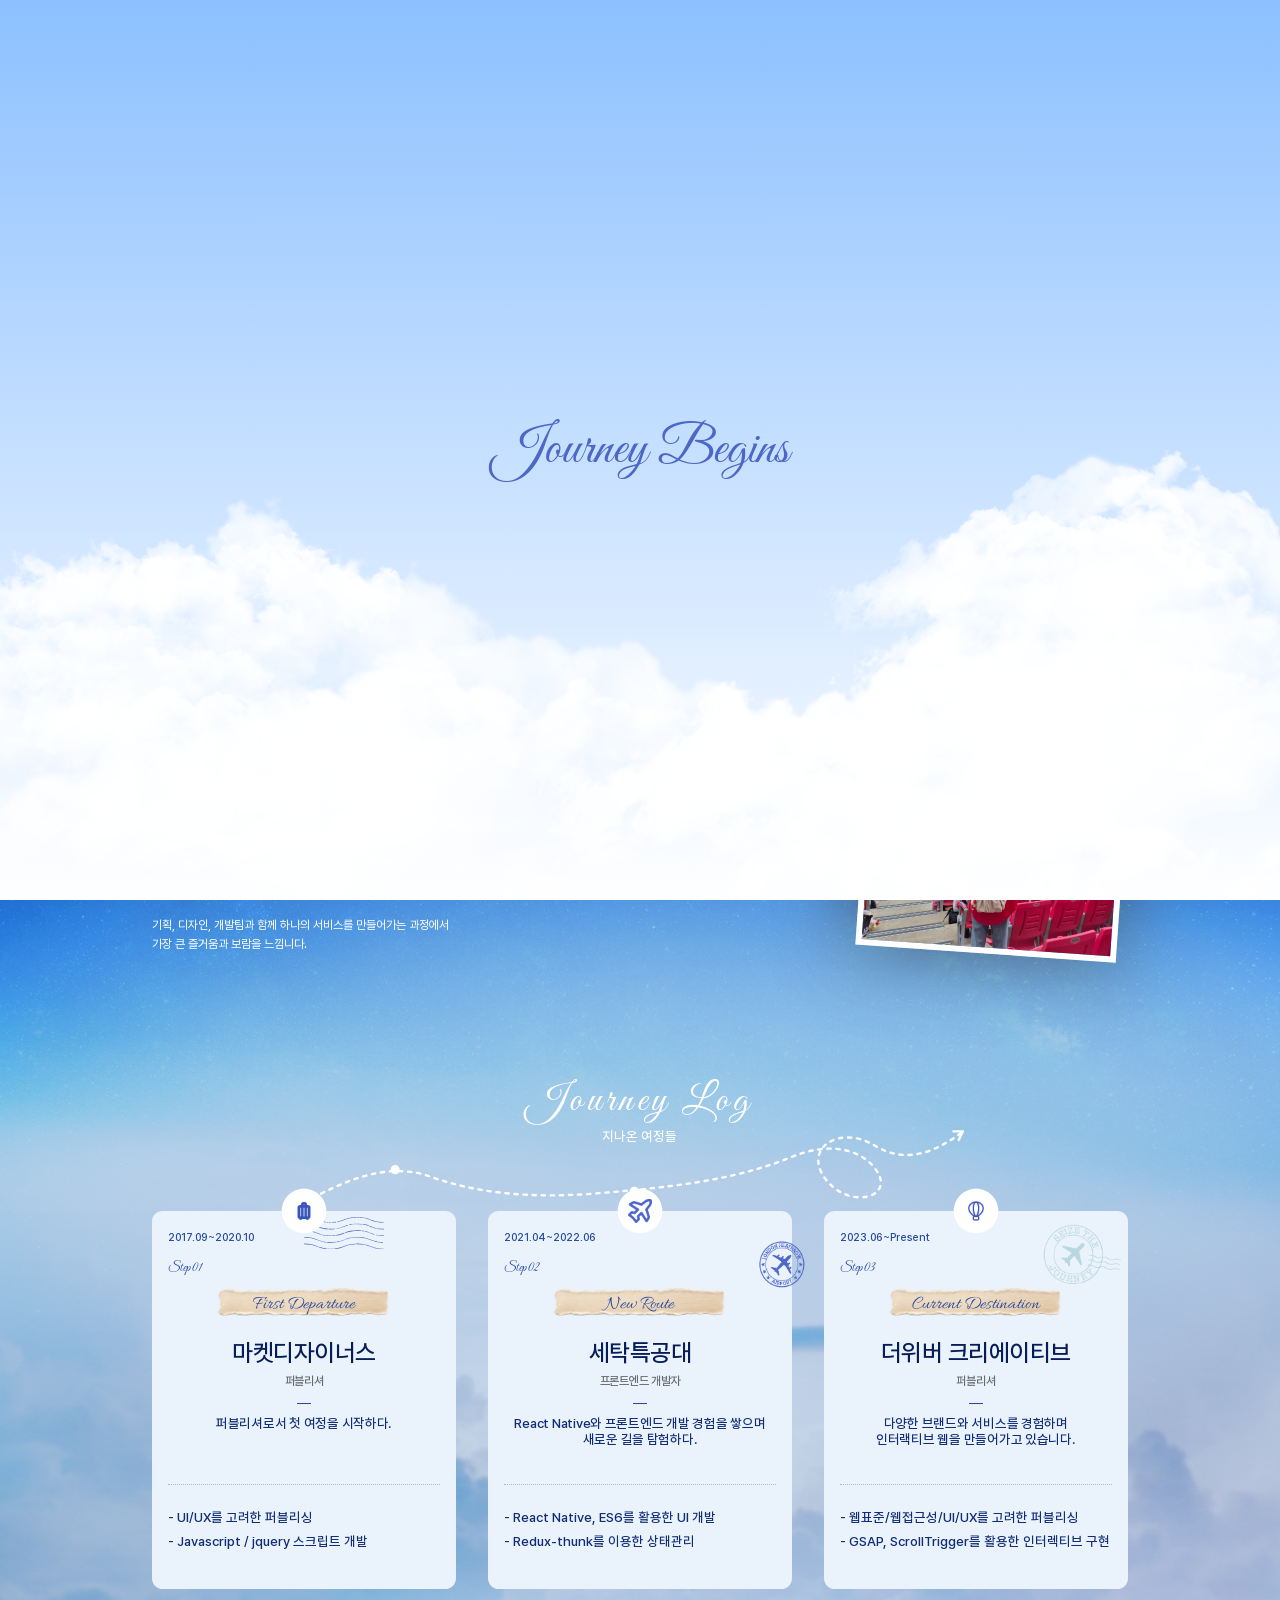
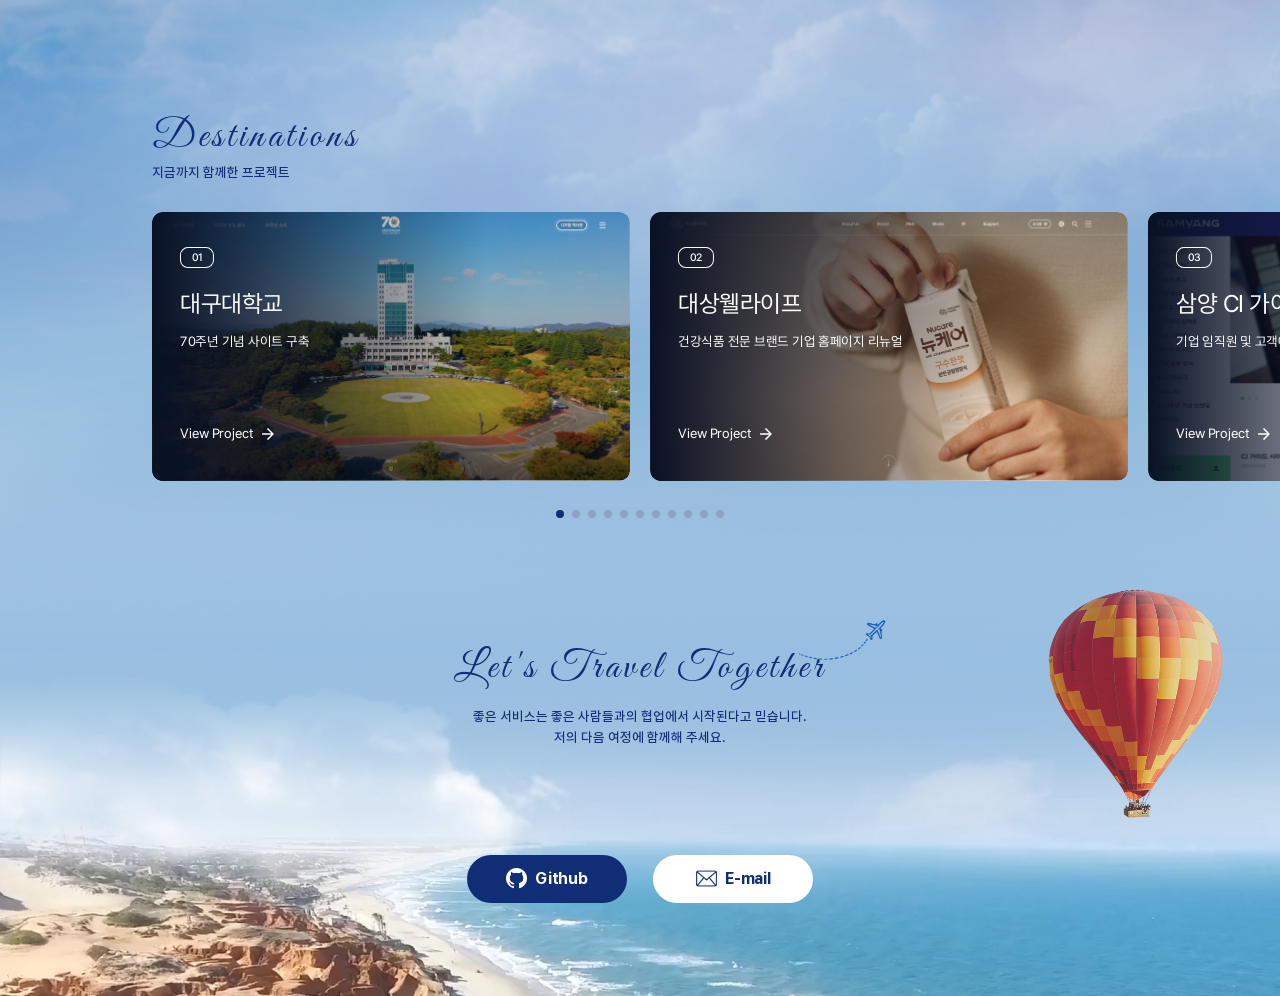
<file: page/travel.html>
<!DOCTYPE html>
<html lang="ko">
<head>
    <meta charset="UTF-8">
    <meta http-equiv="X-UA-Compatible" content="IE=edge">
    <meta name="viewport" content="initial-scale=1.0, maximum-scale=1.0,user-scalable=no,width=device-width" />
    <meta name="format-detection" content="telephone=no" />
    <meta property="og:url" content="">
    <meta property="og:image" content="">
    <meta name="keywords" content="">
    <meta name="description" content="">
    <meta property="og:title" content="">
    <meta property="og:description" content="">
    <meta property="og:type" content="website">
    <link rel="shortcut icon" type="image/x-icon" href="">
    <link rel="stylesheet" type="text/css" href="../css/plugin/swiper-11.2.10.min.css">
    <link rel="stylesheet" type="text/css" href="../css/reset/style.min.css">
    <link rel="stylesheet" type="text/css" href="../css/font/style.min.css">
    <link rel="stylesheet" type="text/css" href="../css/layout/style.min.css">
    <link rel="stylesheet" href="../css/page/travel/style.min.css">
    <title></title>
</head>
<body>
    <div id="wrap"  class="wrap travel">
        <div id="header">
            <a href="/" class="logo">Portfolio</a>
            <div class="gnb_wrap">
                <ul class="gnb_list">
                    <li class="active"><span>Start</span></li>
                    <li><span>Traveler</span></li>
                    <li><span>Journey Log</span></li>
                    <li><span>Destinations</span></li>
                    <li><span>Next Destination</span></li>
                </ul>
            </div>
            <div class="etc_wrap">
                <button type="button" class="mobile_menu_btn"><i></i><i></i><i></i>모바일 메뉴</button>
            </div>
        </div>
        <div id="container" class="container">
            <div class="content">
                <div class="bg_box"></div>
				<div class="sec sec01">
                    <div class="con con01">
                        <div class="row_wrap">
                            <div class="row">
                                <div class="col-10 offset-1">
                                    <div class="kv_tit">
                                        <strong>Let's Start</strong>
                                        <strong>the Journey</strong>
                                    </div>
                                    <p class="kv_sub_txt">
                                        사용자의 경험을 더 좋은 방향으로 이끌기 위해,<br>
                                        저는 오늘도 새로운 여정을 이어가고 있습니다.
                                    </p>
                                    <div class="scroll_box">
                                        <span class="scroll_txt">Scroll</span>
                                        <div class="scroll_arrow"></div>
                                    </div>
                                </div>
                            </div>
                        </div>
                    </div>
                    <div class="con con02">
                        <div class="cloud_box">
                            <span class="cloud_wrap cloud_01">
                                <img src="../images/travel/cloud-center-01.png" alt="">
                            </span>
                            <span class="cloud_wrap cloud_02">
                                <img src="../images/travel/cloud01.png" alt="">
                            </span>
                            <span class="cloud_wrap cloud_03">
                                <img src="../images/travel/cloud-l-01.png" alt="">
                            </span>
                            <span class="cloud_wrap cloud_04">
                                <img src="../images/travel/cloud-r-02.png" alt="">
                            </span>
                            <span class="cloud_wrap cloud_05">
                                <img src="../images/travel/cloud-r-01.png" alt="">
                            </span>
                            <span class="cloud_wrap cloud_06">
                                <img src="../images/travel/cloud-l-02.png" alt="">
                            </span>
                        </div>
                        <div class="row_wrap">
                            <div class="row">
                                <div class="col-10 offset-1">
                                    <div class="cont01_box">
                                        <div class="tit_box">
                                            <h3>The Traveler <span class="shape_icon"></span></h3>
                                            <p class="tit_info">웹 퍼블리셔로서<br>사용자 경험을 고민하는 사람.</p>
                                            <em class="line"></em>
                                            <div class="info_item">
                                                <div class="ux_item">
                                                    <img src="../images/travel/icon_uiux.png" alt="">
                                                    <span>UI/UX를 고려한<br>퍼블리싱</span>
                                                </div>
                                                <div class="ux_item">
                                                    <img src="../images/travel/icon_code_fixed.png" alt="">
                                                    <span>인터렉션과<br>애니메이션 구현</span>
                                                </div>
                                                <div class="ux_item">
                                                    <img src="../images/travel/icon_responsive.png" alt="">
                                                    <span>크로스 브라우징<br>반응형 퍼블리싱</span>
                                                </div>
                                                <div class="ux_item">
                                                    <img src="../images/travel/icon_teamwork.png" alt="">
                                                    <span>팀워크와<br>커뮤니케이션</span>
                                                </div>
                                            </div>
                                            <strong>기획, 디자인, 개발팀과 함께 하나의 서비스를 만들어가는 과정에서<br class="pc_on">가장 큰 즐거움과 보람을 느낌니다. </strong>
                                        </div>
                                        <div class="img_box">
                                            <div class="sticker_icon"></div>
                                            <img src="../images/travel/profile_img.jpg" alt="" class="profile_img">
                                            <span class="icon_stamp"></span>
                                        </div>
                                    </div>
                                </div>
                            </div>
                        </div>
                    </div>
                    <div class="con con03" data-motion>
                        <div class="row_wrap">
                            <div class="row">
                                <div class="col-10 offset-1">
                                    <div class="tit_box">
                                        <h3>Journey Log</h3>
                                        <span>지나온 여정들</span>
                                        <div class="dot_top_line"></div>
                                    </div>
                                    <div class="list_box">
                                        <div class="box_item box01">
                                            <div class="icon_box">
                                                <span class="icon_img01"></span>
                                                <span class="icon_img02"></span>
                                            </div>
                                            <div class="box_inner">
                                                <div class="txt_box">
                                                    <span class="period">2017.09~2020.10</span>
                                                    <span class="step">Step 01</span>
                                                    <div class="journey_step">
                                                        <p>First Departure</p>
                                                    </div>
                                                    <div class="sub_box">
                                                        <p class="company_txt">
                                                            마켓디자이너스<br>
                                                            <span>퍼블리셔</span>
                                                        </p>
                                                        <em class="line"></em>
                                                        <p class="sub_txt">퍼블리셔로서 첫 여정을 시작하다.</p>
                                                    </div>
                                                </div>
                                                <div class="info_box">
                                                    <ul>
                                                        <li>- UI/UX를 고려한 퍼블리싱</li>
                                                        <li>- Javascript / jquery 스크립트 개발</li>
                                                    </ul>
                                                </div>
                                            </div>
                                        </div>
                                        <div class="box_item box02">
                                            <div class="icon_box">
                                                <span class="icon_img01"></span>
                                                <span class="icon_img02"></span>
                                            </div>
                                            <div class="box_inner">
                                                <div class="txt_box">
                                                    <span class="period">2021.04~2022.06</span>
                                                    <span class="step">Step 02</span>
                                                    <div class="journey_step">
                                                        <p>New Route</p>
                                                    </div>
                                                    <div class="sub_box">
                                                        <p class="company_txt">
                                                            세탁특공대<br>
                                                            <span>프론트엔드 개발자</span>
                                                        </p>
                                                        <em class="line"></em>
                                                        <p class="sub_txt">React Native와 프론트엔드 개발 경험을 쌓으며<br class="pc_on"> 새로운 길을 탐험하다.</p>
                                                    </div>
                                                </div>
                                                <div class="info_box">
                                                    <ul>
                                                        <li>- React Native, ES6를 활용한 UI 개발</li>
                                                        <li>- Redux-thunk를 이용한 상태관리</li>
                                                    </ul>
                                                </div>
                                            </div>
                                        </div>
                                        <div class="box_item box03">
                                            <div class="icon_box">
                                                <span class="icon_img01"></span>
                                                <span class="icon_img02"></span>
                                            </div>
                                            <div class="box_inner">
                                                <div class="txt_box">
                                                    <span class="period">2023.06~Present</span>
                                                    <span class="step">Step 03</span>
                                                    <div class="journey_step">
                                                        <p>Current Destination</p>
                                                    </div>
                                                    <div class="sub_box">
                                                        <p class="company_txt">
                                                            더위버 크리에이티브<br>
                                                            <span>퍼블리셔</span>
                                                        </p>
                                                        <em class="line"></em>
                                                        <p class="sub_txt">다양한 브랜드와 서비스를 경험하며<br class="pc_on"> 인터랙티브 웹을 만들어가고 있습니다.</p>
                                                    </div>
                                                </div>
                                                <div class="info_box">
                                                    <ul>
                                                        <li>- 웹표준/웹접근성/UI/UX를 고려한 퍼블리싱</li>
                                                        <li>- GSAP, ScrollTrigger를 활용한 인터렉티브 구현</li>
                                                    </ul>
                                                </div>
                                            </div>
                                        </div>
                                    </div>
                                    <div class="dot_bottom_line"></div>
                                    
                                </div>
                            </div>
                        </div>
                    </div>
                    <div class="con con04" data-motion>
                        <div class="icon_balloon"></div>
                        <div class="cloud_box">
                            <span class="cloud_wrap cloud_01">
                                <img src="../images/travel/cloud-center-01.png" alt="">
                            </span>
                            <span class="cloud_wrap cloud_04">
                                <img src="../images/travel/cloud-r-02.png" alt="">
                            </span>
                            <span class="cloud_wrap cloud_03">
                                <img src="../images/travel/cloud-l-01.png" alt="">
                            </span>
                        </div>
                        <div class="row_wrap">
                            <div class="row">
                                <div class="col-10 offset-1">
                                    <div class="tit_box">
                                        <h3>Destinations</h3>
                                        <span>지금까지 함께한 프로젝트</span>
                                    </div>
                                    <div class="swiper project_swiper">
                                        <div class="swiper-wrapper">
                                            <div class="swiper-slide">
                                                <a href="javascript:void(0);">
                                                    <div class="bg_img">
                                                        <img src="../images/project/project-image12.png" alt="">
                                                    </div>
                                                    <div class="slide_inner">
                                                        <div class="project_tit">
                                                            <span class="number">01</span>
                                                            <strong>대구대학교</strong>
                                                            <p>70주년 기념 사이트 구축</p>
                                                        </div>
                                                        <p class="link_txt">View Project <span class="arrow_btn"></span></p>
                                                    </div>
                                                </a>
                                            </div>
                                            <div class="swiper-slide">
                                                <a href="javascript:void(0);">
                                                    <div class="bg_img">
                                                        <img src="../images/project/project-image11.png" alt="">
                                                    </div>
                                                    <div class="slide_inner">
                                                        <div class="project_tit">
                                                            <span class="number">02</span>
                                                            <strong>대상웰라이프</strong>
                                                            <p>건강식품 전문 브랜드 기업 홈페이지 리뉴얼</p>
                                                        </div>
                                                        <p class="link_txt">View Project <span class="arrow_btn"></span></p>
                                                    </div>
                                                </a>
                                            </div>
                                            <div class="swiper-slide">
                                                <a href="javascript:void(0);">
                                                    <div class="bg_img">
                                                        <img src="../images/project/project-image10.png" alt="">
                                                    </div>
                                                    <div class="slide_inner">
                                                        <div class="project_tit">
                                                            <span class="number">03</span>
                                                            <strong>삼양 CI 가이드</strong>
                                                            <p>기업 임직원 및 고객에게 효율적으로 전달하기 위한 사이트 구축</p>
                                                        </div>
                                                        <p class="link_txt">View Project <span class="arrow_btn"></span></p>
                                                    </div>
                                                </a>
                                            </div>
                                            <div class="swiper-slide">
                                                <a href="javascript:void(0);">
                                                    <div class="bg_img">
                                                        <img src="../images/project/project-image9.png" alt="">
                                                    </div>
                                                    <div class="slide_inner">
                                                        <div class="project_tit">
                                                            <span class="number">04</span>
                                                            <strong>삼양홀딩스</strong>
                                                            <p>기업CI 변경으로 인한 전 계열사 CI 리뉴얼 작업</p>
                                                        </div>
                                                        <p class="link_txt">View Project <span class="arrow_btn"></span></p>
                                                    </div>
                                                </a>
                                            </div>
                                            <div class="swiper-slide">
                                                <a href="javascript:void(0);">
                                                    <div class="bg_img">
                                                        <img src="../images/project/project-image8.png" alt="">
                                                    </div>
                                                    <div class="slide_inner">
                                                        <div class="project_tit">
                                                            <span class="number">05</span>
                                                            <strong>하나투어</strong>
                                                            <p>국·영·중·일 4개 언어 버전의 통합 웹사이트 구축</p>
                                                        </div>
                                                        <p class="link_txt">View Project <span class="arrow_btn"></span></p>
                                                    </div>
                                                </a>
                                            </div>
                                            <div class="swiper-slide">
                                                <a href="javascript:void(0);">
                                                    <div class="bg_img">
                                                        <img src="../images/project/project-image7.png" alt="">
                                                    </div>
                                                    <div class="slide_inner">
                                                        <div class="project_tit">
                                                            <span class="number">06</span>
                                                            <strong>삼익 THK</strong>
                                                            <p>B2B 제조기업 웹사이트 리뉴얼 구축</p>
                                                        </div>
                                                        <p class="link_txt">View Project <span class="arrow_btn"></span></p>
                                                    </div>
                                                </a>
                                            </div>
                                            <div class="swiper-slide">
                                                <a href="javascript:void(0);">
                                                    <div class="bg_img">
                                                        <img src="../images/project/project-image6.png" alt="">
                                                    </div>
                                                    <div class="slide_inner">
                                                        <div class="project_tit">
                                                            <span class="number">07</span>
                                                            <strong>BGF 에코머티리얼즈</strong>
                                                            <p>금속/화학업분야 웹사이트 구축</p>
                                                        </div>
                                                        <p class="link_txt">View Project <span class="arrow_btn"></span></p>
                                                    </div>
                                                </a>
                                            </div>
                                            <div class="swiper-slide">
                                                <a href="javascript:void(0);">
                                                    <div class="bg_img">
                                                        <img src="../images/project/project-image5.png" alt="">
                                                    </div>
                                                    <div class="slide_inner">
                                                        <div class="project_tit">
                                                            <span class="number">08</span>
                                                            <strong>세탁특공대</strong>
                                                            <p>세탁특공대 앱 서비스</p>
                                                        </div>
                                                        <p class="link_txt">View Project <span class="arrow_btn"></span></p>
                                                    </div>
                                                </a>
                                            </div>
                                            <div class="swiper-slide">
                                                <a href="javascript:void(0);">
                                                    <div class="bg_img">
                                                        <img src="../images/project/project-image4.png" alt="">
                                                    </div>
                                                    <div class="slide_inner">
                                                        <div class="project_tit">
                                                            <span class="number">09</span>
                                                            <strong>위매치다이사</strong>
                                                            <p>위매치다이사 서비스 구축 및 유지운영</p>
                                                        </div>
                                                        <p class="link_txt">View Project <span class="arrow_btn"></span></p>
                                                    </div>
                                                </a>
                                            </div>
                                            <div class="swiper-slide">
                                                <a href="javascript:void(0);">
                                                    <div class="bg_img">
                                                        <img src="../images/project/project-image3.png" alt="">
                                                    </div>
                                                    <div class="slide_inner">
                                                        <div class="project_tit">
                                                            <span class="number">10</span>
                                                            <strong>마켓디자이너스</strong>
                                                            <p>마켓디자이너스 리뉴얼 및 유지운영</p>
                                                        </div>
                                                        <p class="link_txt">View Project <span class="arrow_btn"></span></p>
                                                    </div>
                                                </a>
                                            </div>
                                            <div class="swiper-slide">
                                                <a href="javascript:void(0);">
                                                    <div class="bg_img">
                                                        <img src="../images/project/project-image2.png" alt="">
                                                    </div>
                                                    <div class="slide_inner">
                                                        <div class="project_tit">
                                                            <span class="number">11</span>
                                                            <strong>위매치부동산</strong>
                                                            <p>위매치부동산 리뉴얼 및 유지운영</p>
                                                        </div>
                                                        <p class="link_txt">View Project <span class="arrow_btn"></span></p>
                                                    </div>
                                                </a>
                                            </div>
                                            <div class="swiper-slide">
                                                <a href="javascript:void(0);">
                                                    <div class="bg_img">
                                                        <img src="../images/project/project-image1.png" alt="">
                                                    </div>
                                                    <div class="slide_inner">
                                                        <div class="project_tit">
                                                            <span class="number">12</span>
                                                            <strong>위매치머니</strong>
                                                            <p>위매치머니 리뉴얼 및 유지운영</p>
                                                        </div>
                                                        <p class="link_txt">View Project <span class="arrow_btn"></span></p>
                                                    </div>
                                                </a>
                                            </div>
                                        </div>
                                        <div class="swiper-pagination"></div>
                                    </div>
                                </div>
                            </div>
                        </div>
                    </div>
                    <div class="con con05" data-motion>
                        <div class="icon_balloon"></div>
                        <div class="row_wrap">
                            <div class="row">
                                <div class="col-10 offset-1">
                                    <div class="tit_box">
                                        <h3>Let's Travel Together <span class="shape_icon"></span></h3>
                                        <span>
                                            좋은 서비스는 좋은 사람들과의 협업에서<br class="m_on"> 시작된다고 믿습니다.<br>
                                            저의 다음 여정에 함께해 주세요.
                                        </span>
                                    </div>
                                    <div class="contact_box">
                                        <a href="https://github.com/elisabethyoon" target="_blank"><span class="github_icon"></span>Github</a>
                                        <a href="mailto:careerbetty@gmail.com" target="_blank"><span class="email_icon"></span>E-mail</a>
                                    </div>
                                </div>
                            </div>
                        </div>
                    </div>
                </div>
                <div class="video_wrap">
                    <video muted playsinline loop src="../images/travel/sec01_video.mp4"></video>
                </div>
            </div>
        </div>
        <!-- grid -->
        <div class="grid_guide" id="gridGuide">
            <div class="row_wrap">
                <div class="row">
                    <div class="col-1">
                        <div class="content"></div>
                    </div>
                    <div class="col-1">
                        <div class="content"></div>
                    </div>
                    <div class="col-1">
                        <div class="content"></div>
                    </div>
                    <div class="col-1">
                        <div class="content"></div>
                    </div>
                    <div class="col-1">
                        <div class="content"></div>
                    </div>
                    <div class="col-1">
                        <div class="content"></div>
                    </div>
                    <div class="col-1">
                        <div class="content"></div>
                    </div>
                    <div class="col-1">
                        <div class="content"></div>
                    </div>
                    <div class="col-1">
                        <div class="content"></div>
                    </div>
                    <div class="col-1">
                        <div class="content"></div>
                    </div>
                    <div class="col-1">
                        <div class="content"></div>
                    </div>
                    <div class="col-1">
                        <div class="content"></div>
                    </div>
                </div>
            </div>
        </div>
        <!-- // grid -->
    </div>

    <!-- 인트로 모션 -->
    <div class="loading_box">
        <div class="sunset_bg"></div>
        <div class="cloud_box">
            <span class="cloud_wrap cloud_01">
                <img src="../images/travel/cloud-center-01.png" alt="">
            </span>
            <span class="cloud_wrap cloud_05">
                <img src="../images/travel/cloud-r-01.png" alt="">
            </span>
            <span class="cloud_wrap cloud_03">
                <img src="../images/travel/cloud-l-01.png" alt="">
            </span>
            <span class="cloud_wrap cloud_06">
                <img src="../images/travel/cloud-l-02.png" alt="">
            </span>
        </div>
        <div class="move_box">
            <div class="plane_box">
                <div class="img_plane"></div>
                <div class="loading_line"></div>
            </div>
        </div>
        <div class="loading_tit">
            <strong>Journey Begins</strong>
            <span class="stamp_img"></span>
        </div>
    </div>
     <!-- // 인트로 모션 -->

    <!-- 프로젝트 팝업 -->
    <div class="popup_wrap">
        <button class="btn_close"></button>
        <div class="dim_box">
            <div class="dim_inner"></div>
        </div>
        <div class="popup_inner" data-lenis-prevent>
            <div class="popup_item">
                
            </div>
        </div>
    </div>
    <!-- // 프로젝트 팝업 -->
    <!-- plugin -->
    <script src="../js/plugin/jquery-3.4.1.min.js"></script>
    <script src="../js/plugin/lenis.min.js"></script>
    <script src="../js/plugin/gsap.min.js"></script>
    <script src="../js/plugin/ScrollTrigger.min.js"></script>
    <script src="../js/plugin/ScrollToPlugin.min.js"></script>
    <script src="../js/plugin/swiper11.2.10.min.js"></script>
    <!-- <script src="../js/page/main.js"></script> -->
    <script src="../js/page/travel.js"></script>
</body>
</html>
</file>
<file: css/reset/style.min.css>
@media(min-width: 1025px){.col-1{flex:0 0 auto;flex-basis:8.3333333333%;width:8.3333333333%;padding:0 calc(max(calc(20px * var(--base-ratio)), calc(calc(20 / var(--base-size)) * var(--base-percent)))*.5);box-sizing:border-box;position:relative}.offset-1{margin-left:8.3333333333%;position:relative}.col-2{flex:0 0 auto;flex-basis:16.6666666667%;width:16.6666666667%;padding:0 calc(max(calc(20px * var(--base-ratio)), calc(calc(20 / var(--base-size)) * var(--base-percent)))*.5);box-sizing:border-box;position:relative}.offset-2{margin-left:16.6666666667%;position:relative}.col-3{flex:0 0 auto;flex-basis:25%;width:25%;padding:0 calc(max(calc(20px * var(--base-ratio)), calc(calc(20 / var(--base-size)) * var(--base-percent)))*.5);box-sizing:border-box;position:relative}.offset-3{margin-left:25%;position:relative}.col-4{flex:0 0 auto;flex-basis:33.3333333333%;width:33.3333333333%;padding:0 calc(max(calc(20px * var(--base-ratio)), calc(calc(20 / var(--base-size)) * var(--base-percent)))*.5);box-sizing:border-box;position:relative}.offset-4{margin-left:33.3333333333%;position:relative}.col-5{flex:0 0 auto;flex-basis:41.6666666667%;width:41.6666666667%;padding:0 calc(max(calc(20px * var(--base-ratio)), calc(calc(20 / var(--base-size)) * var(--base-percent)))*.5);box-sizing:border-box;position:relative}.offset-5{margin-left:41.6666666667%;position:relative}.col-6{flex:0 0 auto;flex-basis:50%;width:50%;padding:0 calc(max(calc(20px * var(--base-ratio)), calc(calc(20 / var(--base-size)) * var(--base-percent)))*.5);box-sizing:border-box;position:relative}.offset-6{margin-left:50%;position:relative}.col-7{flex:0 0 auto;flex-basis:58.3333333333%;width:58.3333333333%;padding:0 calc(max(calc(20px * var(--base-ratio)), calc(calc(20 / var(--base-size)) * var(--base-percent)))*.5);box-sizing:border-box;position:relative}.offset-7{margin-left:58.3333333333%;position:relative}.col-8{flex:0 0 auto;flex-basis:66.6666666667%;width:66.6666666667%;padding:0 calc(max(calc(20px * var(--base-ratio)), calc(calc(20 / var(--base-size)) * var(--base-percent)))*.5);box-sizing:border-box;position:relative}.offset-8{margin-left:66.6666666667%;position:relative}.col-9{flex:0 0 auto;flex-basis:75%;width:75%;padding:0 calc(max(calc(20px * var(--base-ratio)), calc(calc(20 / var(--base-size)) * var(--base-percent)))*.5);box-sizing:border-box;position:relative}.offset-9{margin-left:75%;position:relative}.col-10{flex:0 0 auto;flex-basis:83.3333333333%;width:83.3333333333%;padding:0 calc(max(calc(20px * var(--base-ratio)), calc(calc(20 / var(--base-size)) * var(--base-percent)))*.5);box-sizing:border-box;position:relative}.offset-10{margin-left:83.3333333333%;position:relative}.col-11{flex:0 0 auto;flex-basis:91.6666666667%;width:91.6666666667%;padding:0 calc(max(calc(20px * var(--base-ratio)), calc(calc(20 / var(--base-size)) * var(--base-percent)))*.5);box-sizing:border-box;position:relative}.offset-11{margin-left:91.6666666667%;position:relative}.col-12{flex:0 0 auto;flex-basis:100%;width:100%;padding:0 calc(max(calc(20px * var(--base-ratio)), calc(calc(20 / var(--base-size)) * var(--base-percent)))*.5);box-sizing:border-box;position:relative}.offset-12{margin-left:100%;position:relative}}html,body,p,h1,h2,h3,h4,h5,h6,ul,ol,li,dl,dt,dd,p,table,th,td,form,fieldset,legend,input,textarea,button,select{padding:0;margin:0}body{font-family:"Pretendard","Apple SD Gothic Neo","Malgun Gothic","맑은 고딕",Helvetica,Arial,sans-serif;color:#666;font-weight:500;line-height:1;-webkit-text-size-adjust:100%;word-break:keep-all;word-wrap:break-word}html,body{font-size:max(calc(16px * var(--base-ratio)), calc(calc(16 / var(--base-size)) * var(--base-percent)))}h1,h2,h3,h4,h5,h6,strong{margin:0;font-size:100%;font-weight:normal;line-height:1;-webkit-margin-after:0;margin-block-end:0;-webkit-margin-before:0;margin-block-start:0}b{font-weight:bold}select,button,input,textarea,pre{font-family:inherit;font-size:max(calc(16px * var(--base-ratio)), calc(calc(16 / var(--base-size)) * var(--base-percent)));color:#666}pre{white-space:pre-wrap}fieldset,img,button,iframe{border:0}img,input,button{vertical-align:top}img{display:block;max-width:100%}table{width:100%;border-collapse:collapse;border-spacing:0;word-break:break-all;word-wrap:break-word}address,em{font-style:normal}ol,ul,li{list-style:none}hr{display:none}a{text-decoration:none;color:inherit}a:hover,a:active{text-decoration:none}legend{position:absolute;left:-9999px;top:0}caption{overflow:hidden;width:0;height:0;font-size:0;line-height:0}button{background:none;cursor:pointer;-webkit-apperance:none}button::-moz-focus-inner{padding:0;border:0}textarea{resize:none}*{box-sizing:border-box}.blind{display:none;position:absolute;width:1px;height:1px;margin:-1px;padding:0;overflow:hidden;clip:rect(0, 0, 0, 0);border:0;text-indent:100%;white-space:nowrap;overflow:hidden}article,aside,details,figcaption,figure,footer,header,hgroup,menu,nav,section{display:block;margin:0;padding:0}input[type=text],input[type=password],input[type=number],input[type=tel],input[type=email],input[type=button],input[type=submit]{border-radius:0;-webkit-appearance:none;-moz-appearance:none}textarea{border-radius:0;-webkit-appearance:none;-moz-appearance:none}input::-moz-placeholder,textarea::-moz-placeholder{color:#999}input::-moz-placeholder, textarea::-moz-placeholder{color:#999}input::placeholder,textarea::placeholder{color:#999}input:-webkit-autofill{-webkit-box-shadow:0 0 0 1000px #fff inset}.hide{display:none !important;visibility:hidden !important}.swiper-scrollbar-drag{cursor:pointer}@media(min-width: 1025px)and (pointer: fine){:root{--pointer: fine}}@media(max-width: 1024px),(max-width: 1366px)and (pointer: coarse){:root{--pointer: coarse}}
</file>
<file: css/font/style.min.css>
@media(min-width: 1025px){.col-1{flex:0 0 auto;flex-basis:8.3333333333%;width:8.3333333333%;padding:0 calc(max(calc(20px * var(--base-ratio)), calc(calc(20 / var(--base-size)) * var(--base-percent)))*.5);box-sizing:border-box;position:relative}.offset-1{margin-left:8.3333333333%;position:relative}.col-2{flex:0 0 auto;flex-basis:16.6666666667%;width:16.6666666667%;padding:0 calc(max(calc(20px * var(--base-ratio)), calc(calc(20 / var(--base-size)) * var(--base-percent)))*.5);box-sizing:border-box;position:relative}.offset-2{margin-left:16.6666666667%;position:relative}.col-3{flex:0 0 auto;flex-basis:25%;width:25%;padding:0 calc(max(calc(20px * var(--base-ratio)), calc(calc(20 / var(--base-size)) * var(--base-percent)))*.5);box-sizing:border-box;position:relative}.offset-3{margin-left:25%;position:relative}.col-4{flex:0 0 auto;flex-basis:33.3333333333%;width:33.3333333333%;padding:0 calc(max(calc(20px * var(--base-ratio)), calc(calc(20 / var(--base-size)) * var(--base-percent)))*.5);box-sizing:border-box;position:relative}.offset-4{margin-left:33.3333333333%;position:relative}.col-5{flex:0 0 auto;flex-basis:41.6666666667%;width:41.6666666667%;padding:0 calc(max(calc(20px * var(--base-ratio)), calc(calc(20 / var(--base-size)) * var(--base-percent)))*.5);box-sizing:border-box;position:relative}.offset-5{margin-left:41.6666666667%;position:relative}.col-6{flex:0 0 auto;flex-basis:50%;width:50%;padding:0 calc(max(calc(20px * var(--base-ratio)), calc(calc(20 / var(--base-size)) * var(--base-percent)))*.5);box-sizing:border-box;position:relative}.offset-6{margin-left:50%;position:relative}.col-7{flex:0 0 auto;flex-basis:58.3333333333%;width:58.3333333333%;padding:0 calc(max(calc(20px * var(--base-ratio)), calc(calc(20 / var(--base-size)) * var(--base-percent)))*.5);box-sizing:border-box;position:relative}.offset-7{margin-left:58.3333333333%;position:relative}.col-8{flex:0 0 auto;flex-basis:66.6666666667%;width:66.6666666667%;padding:0 calc(max(calc(20px * var(--base-ratio)), calc(calc(20 / var(--base-size)) * var(--base-percent)))*.5);box-sizing:border-box;position:relative}.offset-8{margin-left:66.6666666667%;position:relative}.col-9{flex:0 0 auto;flex-basis:75%;width:75%;padding:0 calc(max(calc(20px * var(--base-ratio)), calc(calc(20 / var(--base-size)) * var(--base-percent)))*.5);box-sizing:border-box;position:relative}.offset-9{margin-left:75%;position:relative}.col-10{flex:0 0 auto;flex-basis:83.3333333333%;width:83.3333333333%;padding:0 calc(max(calc(20px * var(--base-ratio)), calc(calc(20 / var(--base-size)) * var(--base-percent)))*.5);box-sizing:border-box;position:relative}.offset-10{margin-left:83.3333333333%;position:relative}.col-11{flex:0 0 auto;flex-basis:91.6666666667%;width:91.6666666667%;padding:0 calc(max(calc(20px * var(--base-ratio)), calc(calc(20 / var(--base-size)) * var(--base-percent)))*.5);box-sizing:border-box;position:relative}.offset-11{margin-left:91.6666666667%;position:relative}.col-12{flex:0 0 auto;flex-basis:100%;width:100%;padding:0 calc(max(calc(20px * var(--base-ratio)), calc(calc(20 / var(--base-size)) * var(--base-percent)))*.5);box-sizing:border-box;position:relative}.offset-12{margin-left:100%;position:relative}}@font-face{font-family:"Prompt";src:url("../../fonts/Prompt-Regular.woff2") format("woff2"),url("../../fonts/Prompt-Regular.woff") format("woff");font-weight:400;font-style:normal}@font-face{font-family:"Prompt";src:url("../../fonts/Prompt-Bold.woff2") format("woff2"),url("../../fonts/Prompt-Bold.woff") format("woff");font-weight:700;font-style:bold}@font-face{font-family:"CormorantGaramond";src:url("../../fonts/CormorantGaramond-Regular.woff") format("woff");font-weight:400;font-style:normal}@font-face{font-family:"CormorantGaramond";src:url("../../fonts/CormorantGaramond-Bold.woff") format("woff");font-weight:700;font-style:bold}@font-face{font-family:"GreatVibes";src:url("../../fonts/GreatVibes-Regular.woff") format("woff");font-weight:400;font-style:normal}@font-face{font-family:"Allura";src:url("../../fonts/Allura-Regular.woff") format("woff");font-weight:400;font-style:normal}@font-face{font-family:"Pretendard";font-display:swap;font-style:normal;font-weight:300;src:url("../../fonts/Pretendard-Light.woff2") format("woff2")}@font-face{font-family:"Pretendard";font-display:swap;font-style:normal;font-weight:400;src:url("../../fonts/Pretendard-Regular.woff2") format("woff2")}@font-face{font-family:"Pretendard";font-display:swap;font-style:normal;font-weight:500;src:url("../../fonts/Pretendard-Medium.woff2") format("woff2")}@font-face{font-family:"Pretendard";font-display:swap;font-style:normal;font-weight:bold;src:url("../../fonts/Pretendard-Bold.woff2") format("woff2")}
</file>
<file: css/layout/style.min.css>
@media(min-width: 1025px){.col-1{flex:0 0 auto;flex-basis:8.3333333333%;width:8.3333333333%;padding:0 calc(max(calc(20px * var(--base-ratio)), calc(calc(20 / var(--base-size)) * var(--base-percent)))*.5);box-sizing:border-box;position:relative}.offset-1{margin-left:8.3333333333%;position:relative}.col-2{flex:0 0 auto;flex-basis:16.6666666667%;width:16.6666666667%;padding:0 calc(max(calc(20px * var(--base-ratio)), calc(calc(20 / var(--base-size)) * var(--base-percent)))*.5);box-sizing:border-box;position:relative}.offset-2{margin-left:16.6666666667%;position:relative}.col-3{flex:0 0 auto;flex-basis:25%;width:25%;padding:0 calc(max(calc(20px * var(--base-ratio)), calc(calc(20 / var(--base-size)) * var(--base-percent)))*.5);box-sizing:border-box;position:relative}.offset-3{margin-left:25%;position:relative}.col-4{flex:0 0 auto;flex-basis:33.3333333333%;width:33.3333333333%;padding:0 calc(max(calc(20px * var(--base-ratio)), calc(calc(20 / var(--base-size)) * var(--base-percent)))*.5);box-sizing:border-box;position:relative}.offset-4{margin-left:33.3333333333%;position:relative}.col-5{flex:0 0 auto;flex-basis:41.6666666667%;width:41.6666666667%;padding:0 calc(max(calc(20px * var(--base-ratio)), calc(calc(20 / var(--base-size)) * var(--base-percent)))*.5);box-sizing:border-box;position:relative}.offset-5{margin-left:41.6666666667%;position:relative}.col-6{flex:0 0 auto;flex-basis:50%;width:50%;padding:0 calc(max(calc(20px * var(--base-ratio)), calc(calc(20 / var(--base-size)) * var(--base-percent)))*.5);box-sizing:border-box;position:relative}.offset-6{margin-left:50%;position:relative}.col-7{flex:0 0 auto;flex-basis:58.3333333333%;width:58.3333333333%;padding:0 calc(max(calc(20px * var(--base-ratio)), calc(calc(20 / var(--base-size)) * var(--base-percent)))*.5);box-sizing:border-box;position:relative}.offset-7{margin-left:58.3333333333%;position:relative}.col-8{flex:0 0 auto;flex-basis:66.6666666667%;width:66.6666666667%;padding:0 calc(max(calc(20px * var(--base-ratio)), calc(calc(20 / var(--base-size)) * var(--base-percent)))*.5);box-sizing:border-box;position:relative}.offset-8{margin-left:66.6666666667%;position:relative}.col-9{flex:0 0 auto;flex-basis:75%;width:75%;padding:0 calc(max(calc(20px * var(--base-ratio)), calc(calc(20 / var(--base-size)) * var(--base-percent)))*.5);box-sizing:border-box;position:relative}.offset-9{margin-left:75%;position:relative}.col-10{flex:0 0 auto;flex-basis:83.3333333333%;width:83.3333333333%;padding:0 calc(max(calc(20px * var(--base-ratio)), calc(calc(20 / var(--base-size)) * var(--base-percent)))*.5);box-sizing:border-box;position:relative}.offset-10{margin-left:83.3333333333%;position:relative}.col-11{flex:0 0 auto;flex-basis:91.6666666667%;width:91.6666666667%;padding:0 calc(max(calc(20px * var(--base-ratio)), calc(calc(20 / var(--base-size)) * var(--base-percent)))*.5);box-sizing:border-box;position:relative}.offset-11{margin-left:91.6666666667%;position:relative}.col-12{flex:0 0 auto;flex-basis:100%;width:100%;padding:0 calc(max(calc(20px * var(--base-ratio)), calc(calc(20 / var(--base-size)) * var(--base-percent)))*.5);box-sizing:border-box;position:relative}.offset-12{margin-left:100%;position:relative}}html{--window-w:100vw;--window-h:100vh}:root{--base-ratio: 0.5;--base-size: 1920;--base-percent: 100vw}@media(max-width: 1024px){:root{--base-ratio: 1;--base-size: 1;--base-percent: 1px}}html,body{overflow-anchor:none}html.overflow,body.overflow{height:100%;min-height:100%;overflow:hidden !important;touch-action:none}#wrap{position:relative;width:100%}#wrap .content{padding:0 0 max(calc(180px * var(--base-ratio)), calc(calc(180 / var(--base-size)) * var(--base-percent)))}@media(max-width: 1024px){#wrap .content{padding:0 0 max(calc(100px * var(--base-ratio)), calc(calc(100 / var(--base-size)) * var(--base-percent)))}}.sticky{position:-webkit-sticky;position:sticky;top:0;left:0;width:100%;height:100vh;overflow:hidden}.pc_on{display:block}.tablet_on{display:none}.m_on{display:none}.pc_none{display:none}.tablet_m_on{display:none}.tablet_none{display:block}.m_none{display:block}.laptop_on{display:none}.laptop_none{display:block}@media(max-width: 1535px){.laptop_on{display:block}.laptop_none{display:none}}@media(max-width: 1024px){.laptop_none{display:block}.pc_on{display:none}.tablet_m_on{display:block}.tablet_on{display:block}.m_on{display:none}.pc_none{display:block}.tablet_none{display:none}.m_none{display:block}}@media(max-width: 767px){.laptop_none{display:block}.pc_on{display:none}.tablet_on{display:none}.m_on{display:block}.pc_none{display:block}.tablet_none{display:block}.m_none{display:none}}.row_wrap{padding:0 max(calc(80px * var(--base-ratio)), calc(calc(80 / var(--base-size)) * var(--base-percent)))}@media(max-width: 1024px){.row_wrap{padding:0 max(calc(40px * var(--base-ratio)), calc(calc(40 / var(--base-size)) * var(--base-percent)))}}@media(max-width: 767px){.row_wrap{padding:0 max(calc(20px * var(--base-ratio)), calc(calc(20 / var(--base-size)) * var(--base-percent)))}}.row{position:relative}@media(min-width: 1025px){.row{display:flex;flex-wrap:wrap;margin:0 calc(max(calc(20px * var(--base-ratio)), calc(calc(20 / var(--base-size)) * var(--base-percent)))*.5*-1)}}.grid_guide{position:fixed;left:0;top:0;width:100%;height:100vh;pointer-events:none;z-index:999999;display:none}.grid_guide.is-active{display:block}.grid_guide .container{width:100%;height:100%}.grid_guide .row{display:flex;flex-wrap:wrap}.grid_guide .row .content{padding:0;height:100vh;opacity:.5}.grid_guide .row .col-1{flex:0 0 auto;box-sizing:border-box;position:relative}@media(min-width: 1025px){.grid_guide .row{margin:0 calc(max(calc(20px * var(--base-ratio)), calc(calc(20 / var(--base-size)) * var(--base-percent)))*.5*-1)}.grid_guide .row .content{background-color:pink}.grid_guide .row .col-1{flex-basis:8.3333333333%;width:9.0909090909%;padding:0 calc(max(calc(20px * var(--base-ratio)), calc(calc(20 / var(--base-size)) * var(--base-percent)))*.5)}.grid_guide .row .col-1:nth-of-type(n + 13){display:none}}@media(min-width: 768px)and (max-width: 1024px){.grid_guide .row{margin:0 calc(max(calc(20px * var(--base-ratio)), calc(calc(20 / var(--base-size)) * var(--base-percent)))*.5*-1)}.grid_guide .row .content{background-color:#7878ff}.grid_guide .row .col-1{flex-basis:12.5%;width:14.2857142857%;padding:0 calc(max(calc(20px * var(--base-ratio)), calc(calc(20 / var(--base-size)) * var(--base-percent)))*.5)}.grid_guide .row .col-1:nth-of-type(n + 9){display:none}}@media(max-width: 767px){.grid_guide .row{margin:0 calc(max(calc(20px * var(--base-ratio)), calc(calc(20 / var(--base-size)) * var(--base-percent)))*.5*-1)}.grid_guide .row .content{background-color:#7878ff}.grid_guide .row .col-1{flex-basis:25%;width:33.3333333333%;padding:0 calc(max(calc(20px * var(--base-ratio)), calc(calc(20 / var(--base-size)) * var(--base-percent)))*.5)}.grid_guide .row .col-1:nth-of-type(n + 5){display:none}}@media(min-width: 1025px){.col-1{flex:0 0 auto;flex-basis:8.3333333333%;width:8.3333333333%;padding:0 calc(max(calc(20px * var(--base-ratio)), calc(calc(20 / var(--base-size)) * var(--base-percent)))*.5);box-sizing:border-box;position:relative}.offset-1{margin-left:8.3333333333%;position:relative}.col-2{flex:0 0 auto;flex-basis:16.6666666667%;width:16.6666666667%;padding:0 calc(max(calc(20px * var(--base-ratio)), calc(calc(20 / var(--base-size)) * var(--base-percent)))*.5);box-sizing:border-box;position:relative}.offset-2{margin-left:16.6666666667%;position:relative}.col-3{flex:0 0 auto;flex-basis:25%;width:25%;padding:0 calc(max(calc(20px * var(--base-ratio)), calc(calc(20 / var(--base-size)) * var(--base-percent)))*.5);box-sizing:border-box;position:relative}.offset-3{margin-left:25%;position:relative}.col-4{flex:0 0 auto;flex-basis:33.3333333333%;width:33.3333333333%;padding:0 calc(max(calc(20px * var(--base-ratio)), calc(calc(20 / var(--base-size)) * var(--base-percent)))*.5);box-sizing:border-box;position:relative}.offset-4{margin-left:33.3333333333%;position:relative}.col-5{flex:0 0 auto;flex-basis:41.6666666667%;width:41.6666666667%;padding:0 calc(max(calc(20px * var(--base-ratio)), calc(calc(20 / var(--base-size)) * var(--base-percent)))*.5);box-sizing:border-box;position:relative}.offset-5{margin-left:41.6666666667%;position:relative}.col-6{flex:0 0 auto;flex-basis:50%;width:50%;padding:0 calc(max(calc(20px * var(--base-ratio)), calc(calc(20 / var(--base-size)) * var(--base-percent)))*.5);box-sizing:border-box;position:relative}.offset-6{margin-left:50%;position:relative}.col-7{flex:0 0 auto;flex-basis:58.3333333333%;width:58.3333333333%;padding:0 calc(max(calc(20px * var(--base-ratio)), calc(calc(20 / var(--base-size)) * var(--base-percent)))*.5);box-sizing:border-box;position:relative}.offset-7{margin-left:58.3333333333%;position:relative}.col-8{flex:0 0 auto;flex-basis:66.6666666667%;width:66.6666666667%;padding:0 calc(max(calc(20px * var(--base-ratio)), calc(calc(20 / var(--base-size)) * var(--base-percent)))*.5);box-sizing:border-box;position:relative}.offset-8{margin-left:66.6666666667%;position:relative}.col-9{flex:0 0 auto;flex-basis:75%;width:75%;padding:0 calc(max(calc(20px * var(--base-ratio)), calc(calc(20 / var(--base-size)) * var(--base-percent)))*.5);box-sizing:border-box;position:relative}.offset-9{margin-left:75%;position:relative}.col-10{flex:0 0 auto;flex-basis:83.3333333333%;width:83.3333333333%;padding:0 calc(max(calc(20px * var(--base-ratio)), calc(calc(20 / var(--base-size)) * var(--base-percent)))*.5);box-sizing:border-box;position:relative}.offset-10{margin-left:83.3333333333%;position:relative}.col-11{flex:0 0 auto;flex-basis:91.6666666667%;width:91.6666666667%;padding:0 calc(max(calc(20px * var(--base-ratio)), calc(calc(20 / var(--base-size)) * var(--base-percent)))*.5);box-sizing:border-box;position:relative}.offset-11{margin-left:91.6666666667%;position:relative}.col-12{flex:0 0 auto;flex-basis:100%;width:100%;padding:0 calc(max(calc(20px * var(--base-ratio)), calc(calc(20 / var(--base-size)) * var(--base-percent)))*.5);box-sizing:border-box;position:relative}.offset-12{margin-left:100%;position:relative}}:root{--swiper-autoplay: 4000}#wrap{min-width:320px}#wrap .scroll_box{display:flex;flex-wrap:wrap;justify-content:start;align-items:center;flex-direction:column;gap:max(calc(70px * var(--base-ratio)), calc(calc(70 / var(--base-size)) * var(--base-percent)));width:max(calc(30px * var(--base-ratio)), calc(calc(30 / var(--base-size)) * var(--base-percent)));padding-top:max(calc(120px * var(--base-ratio)), calc(calc(120 / var(--base-size)) * var(--base-percent)))}#wrap .scroll_box .scroll_txt{position:relative;font-size:max(calc(16px * var(--base-ratio)), calc(calc(16 / var(--base-size)) * var(--base-percent)));line-height:1.25;letter-spacing:0em;font-family:"Pretendard",sans-serif;color:#fff}#wrap .scroll_box .scroll_txt::after{content:"";position:absolute;bottom:max(calc(calc(calc(60 / var(--base-size)) * var(--base-percent)) * -1));left:50%;width:max(calc(1px * var(--base-ratio)), calc(calc(1 / var(--base-size)) * var(--base-percent)));height:max(calc(50px * var(--base-ratio)), calc(calc(50 / var(--base-size)) * var(--base-percent)));background-color:#fff}#wrap .scroll_box .scroll_arrow{overflow:hidden;position:relative;width:max(calc(15px * var(--base-ratio)), calc(calc(15 / var(--base-size)) * var(--base-percent)));height:max(calc(19px * var(--base-ratio)), calc(calc(19 / var(--base-size)) * var(--base-percent)));background:url("../../images/main/scroll_icon.svg") center/cover no-repeat;-webkit-animation:scrollDown 1.8s ease-in-out infinite;animation:scrollDown 1.8s ease-in-out infinite}@-webkit-keyframes scrollDown{0%{transform:translateY(10px)}50%{transform:translateY(0)}100%{transform:translateY(10px)}}@keyframes scrollDown{0%{transform:translateY(10px)}50%{transform:translateY(0)}100%{transform:translateY(10px)}}@media(max-width: 1024px){#wrap .scroll_box{gap:max(calc(48px * var(--base-ratio)), calc(calc(48 / var(--base-size)) * var(--base-percent)));bottom:max(calc(calc(calc(50 / var(--base-size)) * var(--base-percent)) * -1))}#wrap .scroll_box .scroll_txt{font-size:max(calc(13px * var(--base-ratio)), calc(calc(13 / var(--base-size)) * var(--base-percent)));line-height:1.2307692308;letter-spacing:0em}#wrap .scroll_box .scroll_txt::after{bottom:max(calc(calc(calc(40 / var(--base-size)) * var(--base-percent)) * -1));height:max(calc(30px * var(--base-ratio)), calc(calc(30 / var(--base-size)) * var(--base-percent)))}#wrap .scroll_box .scroll_arrow{width:max(calc(12px * var(--base-ratio)), calc(calc(12 / var(--base-size)) * var(--base-percent)));height:max(calc(15px * var(--base-ratio)), calc(calc(15 / var(--base-size)) * var(--base-percent)));background:url("../../images/main/scroll_icon_m.svg") center/cover no-repeat}}#wrap .swiper-scrollbar{padding:max(calc(10px * var(--base-ratio)), calc(calc(10 / var(--base-size)) * var(--base-percent))) 0;width:100%;position:relative;inset:auto;cursor:pointer;background-color:rgba(0,0,0,0)}#wrap .swiper-scrollbar:before{content:"";width:100%;height:100%;position:absolute;left:0;top:50%;transform:translateY(-50%);background:#f3f4f6;border-radius:max(calc(4px * var(--base-ratio)), calc(calc(4 / var(--base-size)) * var(--base-percent)));height:max(calc(2px * var(--base-ratio)), calc(calc(2 / var(--base-size)) * var(--base-percent)))}#wrap .swiper-scrollbar .swiper-scrollbar-drag{background:#223d6d;border-radius:max(calc(4px * var(--base-ratio)), calc(calc(4 / var(--base-size)) * var(--base-percent)));height:max(calc(2px * var(--base-ratio)), calc(calc(2 / var(--base-size)) * var(--base-percent)));margin-top:0;position:absolute;top:calc(50% - max(calc(1px * var(--base-ratio)), calc(calc(1 / var(--base-size)) * var(--base-percent))))}@media(min-width: 1025px)and (pointer: fine){#wrap .swiper-scrollbar:hover .swiper-scrollbar-drag{height:max(calc(6px * var(--base-ratio)), calc(calc(6 / var(--base-size)) * var(--base-percent)));margin-top:max(calc(calc(calc(3 / var(--base-size)) * var(--base-percent)) * -1));top:50%}}#wrap .swiper-paging{display:flex;align-items:center;justify-content:center;margin-top:max(calc(40px * var(--base-ratio)), calc(calc(40 / var(--base-size)) * var(--base-percent)));gap:max(calc(20px * var(--base-ratio)), calc(calc(20 / var(--base-size)) * var(--base-percent)))}#wrap .swiper-paging .arrow{width:max(calc(32px * var(--base-ratio)), calc(calc(32 / var(--base-size)) * var(--base-percent)));height:max(calc(32px * var(--base-ratio)), calc(calc(32 / var(--base-size)) * var(--base-percent)));cursor:pointer;transition:.35s}#wrap .swiper-paging .prev_btn{background:url("/images/common/swiper_prev_btn.png") center no-repeat;background-size:100%}#wrap .swiper-paging .next_btn{background:url("/images/common/swiper_next_btn.png") center no-repeat;background-size:100%}#wrap .swiper-paging .swiper-pagination{position:relative;inset:auto;transform:none;font-size:0}#wrap .swiper-paging .swiper-pagination .swiper-pagination-bullet{position:relative;width:max(calc(8px * var(--base-ratio)), calc(calc(8 / var(--base-size)) * var(--base-percent)));height:max(calc(32px * var(--base-ratio)), calc(calc(32 / var(--base-size)) * var(--base-percent)));background:rgba(0,0,0,0);margin:0 max(calc(4px * var(--base-ratio)), calc(calc(4 / var(--base-size)) * var(--base-percent)));opacity:1;transition:.3s}#wrap .swiper-paging .swiper-pagination .swiper-pagination-bullet:after{content:"";width:100%;height:max(calc(8px * var(--base-ratio)), calc(calc(8 / var(--base-size)) * var(--base-percent)));background:#046a38;opacity:.2;position:absolute;left:0;top:50%;transform:translateY(-50%);border-radius:30px}#wrap .swiper-paging .swiper-pagination .swiper-pagination-bullet:before{content:"";width:0;height:max(calc(8px * var(--base-ratio)), calc(calc(8 / var(--base-size)) * var(--base-percent)));background:#046a38;position:absolute;left:0;top:50%;transform:translateY(-50%);border-radius:30px;z-index:1}#wrap .swiper-paging .swiper-pagination .swiper-pagination-bullet-active{width:max(calc(60px * var(--base-ratio)), calc(calc(60 / var(--base-size)) * var(--base-percent)))}#wrap .swiper-paging .swiper-pagination .swiper-pagination-bullet-active:before{width:100%;-webkit-animation:widthProgress calc(var(--swiper-autoplay)*1ms);animation:widthProgress calc(var(--swiper-autoplay)*1ms)}@-webkit-keyframes widthProgress{from{width:0}to{width:100%}}@keyframes widthProgress{from{width:0}to{width:100%}}@media(max-width: 1024px){#wrap .swiper-paging{margin-top:max(calc(24px * var(--base-ratio)), calc(calc(24 / var(--base-size)) * var(--base-percent)));gap:max(calc(24px * var(--base-ratio)), calc(calc(24 / var(--base-size)) * var(--base-percent)))}#wrap .swiper-paging .swiper-pagination .swiper-pagination-bullet{width:max(calc(6px * var(--base-ratio)), calc(calc(6 / var(--base-size)) * var(--base-percent)));margin:0 max(calc(3px * var(--base-ratio)), calc(calc(3 / var(--base-size)) * var(--base-percent)))}#wrap .swiper-paging .swiper-pagination .swiper-pagination-bullet:after{height:max(calc(6px * var(--base-ratio)), calc(calc(6 / var(--base-size)) * var(--base-percent)))}#wrap .swiper-paging .swiper-pagination .swiper-pagination-bullet:before{height:max(calc(6px * var(--base-ratio)), calc(calc(6 / var(--base-size)) * var(--base-percent)))}#wrap .swiper-paging .swiper-pagination .swiper-pagination-bullet-active{width:max(calc(30px * var(--base-ratio)), calc(calc(30 / var(--base-size)) * var(--base-percent)))}}@media(max-width: 767px){#wrap .swiper-paging{margin-top:max(calc(16px * var(--base-ratio)), calc(calc(16 / var(--base-size)) * var(--base-percent)));gap:max(calc(16px * var(--base-ratio)), calc(calc(16 / var(--base-size)) * var(--base-percent)))}}
</file>
<file: css/page/travel/style.min.css>
@media(min-width: 1025px){.col-1{flex:0 0 auto;flex-basis:8.3333333333%;width:8.3333333333%;padding:0 calc(max(calc(20px * var(--base-ratio)), calc(calc(20 / var(--base-size)) * var(--base-percent)))*.5);box-sizing:border-box;position:relative}.offset-1{margin-left:8.3333333333%;position:relative}.col-2{flex:0 0 auto;flex-basis:16.6666666667%;width:16.6666666667%;padding:0 calc(max(calc(20px * var(--base-ratio)), calc(calc(20 / var(--base-size)) * var(--base-percent)))*.5);box-sizing:border-box;position:relative}.offset-2{margin-left:16.6666666667%;position:relative}.col-3{flex:0 0 auto;flex-basis:25%;width:25%;padding:0 calc(max(calc(20px * var(--base-ratio)), calc(calc(20 / var(--base-size)) * var(--base-percent)))*.5);box-sizing:border-box;position:relative}.offset-3{margin-left:25%;position:relative}.col-4{flex:0 0 auto;flex-basis:33.3333333333%;width:33.3333333333%;padding:0 calc(max(calc(20px * var(--base-ratio)), calc(calc(20 / var(--base-size)) * var(--base-percent)))*.5);box-sizing:border-box;position:relative}.offset-4{margin-left:33.3333333333%;position:relative}.col-5{flex:0 0 auto;flex-basis:41.6666666667%;width:41.6666666667%;padding:0 calc(max(calc(20px * var(--base-ratio)), calc(calc(20 / var(--base-size)) * var(--base-percent)))*.5);box-sizing:border-box;position:relative}.offset-5{margin-left:41.6666666667%;position:relative}.col-6{flex:0 0 auto;flex-basis:50%;width:50%;padding:0 calc(max(calc(20px * var(--base-ratio)), calc(calc(20 / var(--base-size)) * var(--base-percent)))*.5);box-sizing:border-box;position:relative}.offset-6{margin-left:50%;position:relative}.col-7{flex:0 0 auto;flex-basis:58.3333333333%;width:58.3333333333%;padding:0 calc(max(calc(20px * var(--base-ratio)), calc(calc(20 / var(--base-size)) * var(--base-percent)))*.5);box-sizing:border-box;position:relative}.offset-7{margin-left:58.3333333333%;position:relative}.col-8{flex:0 0 auto;flex-basis:66.6666666667%;width:66.6666666667%;padding:0 calc(max(calc(20px * var(--base-ratio)), calc(calc(20 / var(--base-size)) * var(--base-percent)))*.5);box-sizing:border-box;position:relative}.offset-8{margin-left:66.6666666667%;position:relative}.col-9{flex:0 0 auto;flex-basis:75%;width:75%;padding:0 calc(max(calc(20px * var(--base-ratio)), calc(calc(20 / var(--base-size)) * var(--base-percent)))*.5);box-sizing:border-box;position:relative}.offset-9{margin-left:75%;position:relative}.col-10{flex:0 0 auto;flex-basis:83.3333333333%;width:83.3333333333%;padding:0 calc(max(calc(20px * var(--base-ratio)), calc(calc(20 / var(--base-size)) * var(--base-percent)))*.5);box-sizing:border-box;position:relative}.offset-10{margin-left:83.3333333333%;position:relative}.col-11{flex:0 0 auto;flex-basis:91.6666666667%;width:91.6666666667%;padding:0 calc(max(calc(20px * var(--base-ratio)), calc(calc(20 / var(--base-size)) * var(--base-percent)))*.5);box-sizing:border-box;position:relative}.offset-11{margin-left:91.6666666667%;position:relative}.col-12{flex:0 0 auto;flex-basis:100%;width:100%;padding:0 calc(max(calc(20px * var(--base-ratio)), calc(calc(20 / var(--base-size)) * var(--base-percent)))*.5);box-sizing:border-box;position:relative}.offset-12{margin-left:100%;position:relative}}html,body{overflow-anchor:none}html.overflow,body.overflow{height:100%;min-height:100%;overflow:hidden !important;touch-action:none}.cloud_box{position:relative}.cloud_box .cloud_wrap{z-index:2;position:absolute;max-width:none;transition:transform 1.5s ease,opacity 1s ease;will-change:transform,opacity}.cloud_box .cloud_wrap img{display:block;max-width:none;width:100%;-o-object-fit:cover;object-fit:cover}.cloud_box .cloud_wrap:nth-child(even) img{-webkit-animation:cloudMotionEven 2.5s ease-in-out infinite;animation:cloudMotionEven 2.5s ease-in-out infinite}.cloud_box .cloud_wrap:nth-child(odd) img{-webkit-animation:cloudMotionOdd 3s ease-in-out infinite;animation:cloudMotionOdd 3s ease-in-out infinite}@-webkit-keyframes cloudMotionOdd{0%{transform:translateX(20px)}50%{transform:translateX(0)}100%{transform:translateX(20px)}}@keyframes cloudMotionOdd{0%{transform:translateX(20px)}50%{transform:translateX(0)}100%{transform:translateX(20px)}}@-webkit-keyframes cloudMotionEven{0%{transform:translateX(0)}50%{transform:translateX(10px)}100%{transform:translateX(0)}}@keyframes cloudMotionEven{0%{transform:translateX(0)}50%{transform:translateX(10px)}100%{transform:translateX(0)}}.cloud_box .cloud_wrap.cloud_01{width:max(calc(1337px * var(--base-ratio)), calc(calc(1337 / var(--base-size)) * var(--base-percent)));height:max(calc(606px * var(--base-ratio)), calc(calc(606 / var(--base-size)) * var(--base-percent)))}.cloud_box .cloud_wrap.cloud_02{top:max(calc(50px * var(--base-ratio)), calc(calc(50 / var(--base-size)) * var(--base-percent)));left:max(calc(calc(calc(20 / var(--base-size)) * var(--base-percent)) * -1))}.cloud_box .cloud_wrap.cloud_03{width:max(calc(1050px * var(--base-ratio)), calc(calc(1050 / var(--base-size)) * var(--base-percent)));height:max(calc(533px * var(--base-ratio)), calc(calc(533 / var(--base-size)) * var(--base-percent)))}.cloud_box .cloud_wrap.cloud_04{width:max(calc(1123px * var(--base-ratio)), calc(calc(1123 / var(--base-size)) * var(--base-percent)));height:max(calc(491px * var(--base-ratio)), calc(calc(491 / var(--base-size)) * var(--base-percent)))}.cloud_box .cloud_wrap.cloud_05{width:max(calc(1300px * var(--base-ratio)), calc(calc(1300 / var(--base-size)) * var(--base-percent)));height:max(calc(456px * var(--base-ratio)), calc(calc(456 / var(--base-size)) * var(--base-percent)))}.cloud_box .cloud_wrap.cloud_06{width:max(calc(1672px * var(--base-ratio)), calc(calc(1672 / var(--base-size)) * var(--base-percent)));height:max(calc(749px * var(--base-ratio)), calc(calc(749 / var(--base-size)) * var(--base-percent)))}@media(max-width: 1024px){.cloud_box .cloud_wrap.cloud_01{display:none}.cloud_box .cloud_wrap.cloud_03{width:max(calc(800px * var(--base-ratio)), calc(calc(800 / var(--base-size)) * var(--base-percent)));height:max(calc(406px * var(--base-ratio)), calc(calc(406 / var(--base-size)) * var(--base-percent)))}.cloud_box .cloud_wrap.cloud_04{width:max(calc(900px * var(--base-ratio)), calc(calc(900 / var(--base-size)) * var(--base-percent)));height:max(calc(393px * var(--base-ratio)), calc(calc(393 / var(--base-size)) * var(--base-percent)))}.cloud_box .cloud_wrap.cloud_05{width:max(calc(700px * var(--base-ratio)), calc(calc(700 / var(--base-size)) * var(--base-percent)));height:max(calc(246px * var(--base-ratio)), calc(calc(246 / var(--base-size)) * var(--base-percent)))}.cloud_box .cloud_wrap.cloud_06{width:max(calc(902px * var(--base-ratio)), calc(calc(902 / var(--base-size)) * var(--base-percent)));height:max(calc(404px * var(--base-ratio)), calc(calc(404 / var(--base-size)) * var(--base-percent)))}}#wrap.travel .content{overflow:hidden;position:relative;width:100%;padding:0}#wrap.travel .tit_box h3{padding-bottom:max(calc(8px * var(--base-ratio)), calc(calc(8 / var(--base-size)) * var(--base-percent)));font-family:"GreatVibes";font-weight:normal;font-size:max(calc(60px * var(--base-ratio)), calc(calc(60 / var(--base-size)) * var(--base-percent)));line-height:1.0666666667;letter-spacing:0.1em;color:#fff}#wrap.travel .tit_box span{font-size:max(calc(20px * var(--base-ratio)), calc(calc(20 / var(--base-size)) * var(--base-percent)));line-height:1.2;letter-spacing:0em;color:#fff}@media(max-width: 1024px){#wrap.travel .tit_box h3{padding-bottom:max(calc(16px * var(--base-ratio)), calc(calc(16 / var(--base-size)) * var(--base-percent)));font-size:max(calc(40px * var(--base-ratio)), calc(calc(40 / var(--base-size)) * var(--base-percent)));line-height:1.1;letter-spacing:0.1em}#wrap.travel .tit_box span{font-size:max(calc(18px * var(--base-ratio)), calc(calc(18 / var(--base-size)) * var(--base-percent)));line-height:1.1111111111;letter-spacing:0em}}@media(max-width: 767px){#wrap.travel .tit_box h3{font-size:max(calc(32px * var(--base-ratio)), calc(calc(32 / var(--base-size)) * var(--base-percent)));line-height:1;letter-spacing:0.1em}#wrap.travel .tit_box span{font-size:max(calc(14px * var(--base-ratio)), calc(calc(14 / var(--base-size)) * var(--base-percent)));line-height:1.1428571429;letter-spacing:0em}}#wrap.travel .bg_box{z-index:-1;position:absolute;top:0;left:0;width:100%;height:100%;background:url("../../../images/travel/sec01_pc_bg.jpg") no-repeat 0 0/cover;transform:scale(1);transition-property:transform;transition-timing-function:ease-out;transition-duration:1s}@media(max-width: 1024px){#wrap.travel .bg_box{transform:none;background:url("../../../images/travel/sec01_mobile_bg.jpg") no-repeat 50% 0/cover}}#wrap.travel .video_wrap{overflow:hidden;position:absolute;width:100%;left:0;bottom:0;height:max(calc(500px * var(--base-ratio)), calc(calc(500 / var(--base-size)) * var(--base-percent)))}#wrap.travel .video_wrap::after{content:"";display:block;position:absolute;top:0;left:0;width:100%;height:max(calc(180px * var(--base-ratio)), calc(calc(180 / var(--base-size)) * var(--base-percent)));transform:rotate(180deg);background:linear-gradient(180deg, rgba(153, 191, 225, 0) 1.87%, #99bfe1 100%)}#wrap.travel .video_wrap video{position:absolute;top:0;left:0;width:100%;height:max(calc(500px * var(--base-ratio)), calc(calc(500 / var(--base-size)) * var(--base-percent)));-o-object-fit:fill;object-fit:fill}@media(max-width: 1024px){#wrap.travel .video_wrap{display:none}}#wrap.travel #header{position:fixed;width:100%;height:max(calc(110px * var(--base-ratio)), calc(calc(110 / var(--base-size)) * var(--base-percent)));z-index:10000;outline:none;left:0;top:0;background:rgba(0,0,0,0);transition:background .3s,transform .4s}#wrap.travel #header.active{transform:translateY(-100%)}#wrap.travel #header.on{transform:translateY(0)}#wrap.travel #header.scroll{background-color:#fff}#wrap.travel #header.scroll .logo{color:#112d75}#wrap.travel #header.scroll .gnb_list li span{color:#112d75}#wrap.travel #header.scroll .gnb_list li::before{background:#112d75}#wrap.travel #header.scroll .gnb_list li.active span::before{background:#112d75}#wrap.travel #header .logo{z-index:5;position:absolute;top:50%;left:max(calc(48px * var(--base-ratio)), calc(calc(48 / var(--base-size)) * var(--base-percent)));transform:translateY(-50%);transition:opacity .35s;color:#fff;font-family:"GreatVibes";font-weight:normal;font-size:max(calc(60px * var(--base-ratio)), calc(calc(60 / var(--base-size)) * var(--base-percent)))}#wrap.travel #header .gnb_wrap{position:absolute;z-index:2;top:50%;right:max(calc(48px * var(--base-ratio)), calc(calc(48 / var(--base-size)) * var(--base-percent)));height:max(calc(110px * var(--base-ratio)), calc(calc(110 / var(--base-size)) * var(--base-percent)));transform:translateY(-50%)}#wrap.travel #header .gnb_list{display:flex;flex-wrap:wrap;justify-content:start;align-items:center;gap:max(calc(12px * var(--base-ratio)), calc(calc(12 / var(--base-size)) * var(--base-percent)));height:100%}#wrap.travel #header .gnb_list.gnbShow{opacity:1}#wrap.travel #header .gnb_list li{position:relative;padding:max(calc(16px * var(--base-ratio)), calc(calc(16 / var(--base-size)) * var(--base-percent))) max(calc(24px * var(--base-ratio)), calc(calc(24 / var(--base-size)) * var(--base-percent)));text-align:center;cursor:pointer;transform-origin:center;transition-duration:.4s}#wrap.travel #header .gnb_list li:hover{opacity:1}#wrap.travel #header .gnb_list li span{position:relative;font-size:max(calc(20px * var(--base-ratio)), calc(calc(20 / var(--base-size)) * var(--base-percent)));line-height:1.2;letter-spacing:-0.02em;color:#fff}#wrap.travel #header .gnb_list li::before{content:"";position:absolute;left:50%;bottom:0;width:100%;height:max(calc(2px * var(--base-ratio)), calc(calc(2 / var(--base-size)) * var(--base-percent)));background:#fff;transform:translateX(-50%) scaleX(0);transform-origin:center;transition:transform .4s ease}#wrap.travel #header .gnb_list li.active::before{transform:translateX(-50%) scaleX(1)}#wrap.travel #header .gnb_list li.active span::before{content:"";position:absolute;left:50%;bottom:max(calc(calc(calc(18 / var(--base-size)) * var(--base-percent)) * -1));width:max(calc(6px * var(--base-ratio)), calc(calc(6 / var(--base-size)) * var(--base-percent)));height:max(calc(6px * var(--base-ratio)), calc(calc(6 / var(--base-size)) * var(--base-percent)));transform:translateX(-50%);background:#fff;border-radius:50%}#wrap.travel #header .gnb_list.active{transform:translate(-50%, 0);width:100%;border-radius:0}#wrap.travel #header .etc_wrap{position:absolute;right:max(calc(80px * var(--base-ratio)), calc(calc(80 / var(--base-size)) * var(--base-percent)));top:50%;transform:translateY(-50%);z-index:3;display:flex;align-items:center;gap:max(calc(24px * var(--base-ratio)), calc(calc(24 / var(--base-size)) * var(--base-percent)))}#wrap.travel #header .etc_wrap .mobile_menu_btn{display:none}@media(max-width: 1024px){#wrap.travel #header{height:max(calc(80px * var(--base-ratio)), calc(calc(80 / var(--base-size)) * var(--base-percent)))}#wrap.travel #header.scroll .etc_wrap .mobile_menu_btn i{background:#112d75}#wrap.travel #header .logo{top:60%;left:max(calc(40px * var(--base-ratio)), calc(calc(40 / var(--base-size)) * var(--base-percent)));font-size:max(calc(40px * var(--base-ratio)), calc(calc(40 / var(--base-size)) * var(--base-percent)))}#wrap.travel #header .gnb_wrap{position:fixed;left:0;top:0;width:100%;height:100dvh;background:#abc9e3;padding:max(calc(90px * var(--base-ratio)), calc(calc(90 / var(--base-size)) * var(--base-percent))) max(calc(40px * var(--base-ratio)), calc(calc(40 / var(--base-size)) * var(--base-percent))) max(calc(40px * var(--base-ratio)), calc(calc(40 / var(--base-size)) * var(--base-percent)));-webkit-clip-path:inset(0 0 100% 0);clip-path:inset(0 0 100% 0);transform:translateY(0);transition:transform .5s,-webkit-clip-path .5s ease-in-out;transition:transform .5s,clip-path .5s ease-in-out;transition:transform .5s,clip-path .5s ease-in-out,-webkit-clip-path .5s ease-in-out}#wrap.travel #header .gnb_wrap.active{-webkit-clip-path:inset(0 0 0 0);clip-path:inset(0 0 0 0)}#wrap.travel #header .gnb_list{display:block;overflow-y:auto;max-height:100%}#wrap.travel #header .gnb_list li{width:auto;max-width:-webkit-max-content;max-width:-moz-max-content;max-width:max-content;margin-bottom:max(calc(12px * var(--base-ratio)), calc(calc(12 / var(--base-size)) * var(--base-percent)));padding:max(calc(8px * var(--base-ratio)), calc(calc(8 / var(--base-size)) * var(--base-percent))) 0;text-align:left}#wrap.travel #header .gnb_list li::before{bottom:max(calc(4px * var(--base-ratio)), calc(calc(4 / var(--base-size)) * var(--base-percent)))}#wrap.travel #header .gnb_list li.active span::before{bottom:max(calc(calc(calc(6 / var(--base-size)) * var(--base-percent)) * -1))}#wrap.travel #header .etc_wrap{right:max(calc(40px * var(--base-ratio)), calc(calc(40 / var(--base-size)) * var(--base-percent)));gap:max(calc(16px * var(--base-ratio)), calc(calc(16 / var(--base-size)) * var(--base-percent)))}#wrap.travel #header .etc_wrap .mobile_menu_btn{display:block;width:max(calc(32px * var(--base-ratio)), calc(calc(32 / var(--base-size)) * var(--base-percent)));height:max(calc(32px * var(--base-ratio)), calc(calc(32 / var(--base-size)) * var(--base-percent)));position:relative;font-size:0;text-indent:-9999px}#wrap.travel #header .etc_wrap .mobile_menu_btn i{width:max(calc(20px * var(--base-ratio)), calc(calc(20 / var(--base-size)) * var(--base-percent)));height:max(calc(2px * var(--base-ratio)), calc(calc(2 / var(--base-size)) * var(--base-percent)));position:absolute;background:#fff;border-radius:99px;transform-origin:left top;transition:.3s;left:50%}#wrap.travel #header .etc_wrap .mobile_menu_btn i:nth-of-type(1){top:max(calc(5px * var(--base-ratio)), calc(calc(5 / var(--base-size)) * var(--base-percent)));transform:translateX(-50%)}#wrap.travel #header .etc_wrap .mobile_menu_btn i:nth-of-type(2){transform:translate(-50%, -50%)}#wrap.travel #header .etc_wrap .mobile_menu_btn i:nth-of-type(3){bottom:max(calc(5px * var(--base-ratio)), calc(calc(5 / var(--base-size)) * var(--base-percent)));transform:translateX(-50%)}#wrap.travel #header .etc_wrap .mobile_menu_btn.active i:nth-of-type(1){transform:rotate(45deg);left:24%;top:max(calc(6px * var(--base-ratio)), calc(calc(6 / var(--base-size)) * var(--base-percent)));width:max(calc(26px * var(--base-ratio)), calc(calc(26 / var(--base-size)) * var(--base-percent)))}#wrap.travel #header .etc_wrap .mobile_menu_btn.active i:nth-of-type(2){width:0}#wrap.travel #header .etc_wrap .mobile_menu_btn.active i:nth-of-type(3){transform:rotate(-45deg);left:21%;width:max(calc(26px * var(--base-ratio)), calc(calc(26 / var(--base-size)) * var(--base-percent)))}}@media(max-width: 767px){#wrap.travel #header{height:max(calc(60px * var(--base-ratio)), calc(calc(60 / var(--base-size)) * var(--base-percent)))}#wrap.travel #header .logo{top:50%;left:max(calc(20px * var(--base-ratio)), calc(calc(20 / var(--base-size)) * var(--base-percent)));font-size:max(calc(26px * var(--base-ratio)), calc(calc(26 / var(--base-size)) * var(--base-percent)))}#wrap.travel #header .gnb_wrap{padding:max(calc(112px * var(--base-ratio)), calc(calc(112 / var(--base-size)) * var(--base-percent))) max(calc(20px * var(--base-ratio)), calc(calc(20 / var(--base-size)) * var(--base-percent))) max(calc(20px * var(--base-ratio)), calc(calc(20 / var(--base-size)) * var(--base-percent)))}#wrap.travel #header .gnb_wrap .banner{background:url("/images/common/header_banner_mobile.png") center no-repeat;background-size:cover}#wrap.travel #header .etc_wrap{right:max(calc(20px * var(--base-ratio)), calc(calc(20 / var(--base-size)) * var(--base-percent)))}}#wrap.travel .sec01{overflow:hidden;position:relative;width:100%;padding:max(calc(200px * var(--base-ratio)), calc(calc(200 / var(--base-size)) * var(--base-percent))) 0 max(calc(140px * var(--base-ratio)), calc(calc(140 / var(--base-size)) * var(--base-percent)))}@media(max-width: 767px){#wrap.travel .sec01{padding-top:max(calc(180px * var(--base-ratio)), calc(calc(180 / var(--base-size)) * var(--base-percent)))}}#wrap.travel .sec .con+.con{padding-top:max(calc(190px * var(--base-ratio)), calc(calc(190 / var(--base-size)) * var(--base-percent)))}@media(max-width: 1024px){#wrap.travel .sec .con+.con{padding-top:max(calc(180px * var(--base-ratio)), calc(calc(180 / var(--base-size)) * var(--base-percent)))}}@media(max-width: 767px){#wrap.travel .sec .con+.con{padding-top:max(calc(120px * var(--base-ratio)), calc(calc(120 / var(--base-size)) * var(--base-percent)))}}#wrap.travel .sec .con[data-motion] .tit_box{transform:translateY(100%);opacity:0;transition:transform .5s,opacity .5s}#wrap.travel .sec .con[data-motion].active .tit_box{transform:translateY(0);opacity:1}#wrap.travel .sec .con01.active .kv_tit{transform:translateY(0);opacity:1}#wrap.travel .sec .con01.active .kv_sub_txt{transform:translateY(0);opacity:1}#wrap.travel .sec .con01 .kv_tit{transform:translateY(100%);opacity:0;transition:transform .5s,opacity .5s}#wrap.travel .sec .con01 .kv_tit>strong{display:block;font-family:"GreatVibes";font-weight:normal;font-size:max(calc(80px * var(--base-ratio)), calc(calc(80 / var(--base-size)) * var(--base-percent)));line-height:1.25;letter-spacing:0em;color:#fff}#wrap.travel .sec .con01 .kv_tit>strong:last-child{padding-left:max(calc(60px * var(--base-ratio)), calc(calc(60 / var(--base-size)) * var(--base-percent)))}#wrap.travel .sec .con01 .kv_sub_txt{padding-top:max(calc(32px * var(--base-ratio)), calc(calc(32 / var(--base-size)) * var(--base-percent)));font-size:max(calc(20px * var(--base-ratio)), calc(calc(20 / var(--base-size)) * var(--base-percent)));line-height:1.6;letter-spacing:0em;color:#fff;transform:translateY(100%);opacity:0;transition:transform .5s,opacity .5s}@media(max-width: 1024px){#wrap.travel .sec .con01 .kv_tit>strong{font-size:max(calc(60px * var(--base-ratio)), calc(calc(60 / var(--base-size)) * var(--base-percent)));line-height:1.1666666667;letter-spacing:0em}#wrap.travel .sec .con01 .kv_tit>strong:last-child{padding-left:max(calc(40px * var(--base-ratio)), calc(calc(40 / var(--base-size)) * var(--base-percent)))}#wrap.travel .sec .con01 .kv_sub_txt{padding-top:max(calc(32px * var(--base-ratio)), calc(calc(32 / var(--base-size)) * var(--base-percent)));font-size:max(calc(16px * var(--base-ratio)), calc(calc(16 / var(--base-size)) * var(--base-percent)));line-height:1.5;letter-spacing:0em}}@media(max-width: 767px){#wrap.travel .sec .con01 .kv_tit>strong{font-size:max(calc(44px * var(--base-ratio)), calc(calc(44 / var(--base-size)) * var(--base-percent)));line-height:1.3636363636;letter-spacing:0em}#wrap.travel .sec .con01 .kv_tit>strong:last-child{padding-left:max(calc(32px * var(--base-ratio)), calc(calc(32 / var(--base-size)) * var(--base-percent)))}#wrap.travel .sec .con01 .kv_sub_txt{padding-top:max(calc(52px * var(--base-ratio)), calc(calc(52 / var(--base-size)) * var(--base-percent)))}}#wrap.travel .sec .con02 .cloud_box.active .cloud_wrap{opacity:0}#wrap.travel .sec .con02 .cloud_box.active .cloud_wrap:nth-child(even){transform:translateX(-100vw)}#wrap.travel .sec .con02 .cloud_box.active .cloud_wrap:nth-child(odd){transform:translateX(100vw)}#wrap.travel .sec .con02 .cloud_box .cloud_wrap.cloud_01{top:max(calc(300px * var(--base-ratio)), calc(calc(300 / var(--base-size)) * var(--base-percent)));left:max(calc(460px * var(--base-ratio)), calc(calc(460 / var(--base-size)) * var(--base-percent)))}#wrap.travel .sec .con02 .cloud_box .cloud_wrap.cloud_02{top:max(calc(50px * var(--base-ratio)), calc(calc(50 / var(--base-size)) * var(--base-percent)));left:max(calc(calc(calc(20 / var(--base-size)) * var(--base-percent)) * -1))}#wrap.travel .sec .con02 .cloud_box .cloud_wrap.cloud_03{top:max(calc(100px * var(--base-ratio)), calc(calc(100 / var(--base-size)) * var(--base-percent)));right:max(calc(calc(calc(120 / var(--base-size)) * var(--base-percent)) * -1))}#wrap.travel .sec .con02 .cloud_box .cloud_wrap.cloud_04{top:max(calc(180px * var(--base-ratio)), calc(calc(180 / var(--base-size)) * var(--base-percent)));left:max(calc(60px * var(--base-ratio)), calc(calc(60 / var(--base-size)) * var(--base-percent)))}#wrap.travel .sec .con02 .cloud_box .cloud_wrap.cloud_05{top:max(calc(calc(calc(150 / var(--base-size)) * var(--base-percent)) * -1));right:max(calc(calc(calc(120 / var(--base-size)) * var(--base-percent)) * -1))}#wrap.travel .sec .con02 .cloud_box .cloud_wrap.cloud_06{top:max(calc(calc(calc(140 / var(--base-size)) * var(--base-percent)) * -1));left:max(calc(calc(calc(220 / var(--base-size)) * var(--base-percent)) * -1))}#wrap.travel .sec .con02 .cont01_box{display:flex;flex-wrap:wrap;justify-content:space-between;align-items:flex-end;gap:max(calc(48px * var(--base-ratio)), calc(calc(48 / var(--base-size)) * var(--base-percent)))}#wrap.travel .sec .con02 .tit_box{width:calc(60% - max(calc(48px * var(--base-ratio)), calc(calc(48 / var(--base-size)) * var(--base-percent))))}#wrap.travel .sec .con02 .tit_box h3{position:relative;padding-left:max(calc(60px * var(--base-ratio)), calc(calc(60 / var(--base-size)) * var(--base-percent)))}#wrap.travel .sec .con02 .tit_box h3 .shape_icon{position:absolute;top:0;left:max(calc(420px * var(--base-ratio)), calc(calc(420 / var(--base-size)) * var(--base-percent)));display:inline-block;width:max(calc(600px * var(--base-ratio)), calc(calc(600 / var(--base-size)) * var(--base-percent)));height:max(calc(130px * var(--base-ratio)), calc(calc(130 / var(--base-size)) * var(--base-percent)));background:url("../../../images/travel/travel_balloon_path.svg") no-repeat 0 0/cover}#wrap.travel .sec .con02 .tit_box .tit_info{font-size:max(calc(28px * var(--base-ratio)), calc(calc(28 / var(--base-size)) * var(--base-percent)));line-height:1.3571428571;letter-spacing:0em;color:#fff}#wrap.travel .sec .con02 .tit_box .line{display:inline-block;width:max(calc(20px * var(--base-ratio)), calc(calc(20 / var(--base-size)) * var(--base-percent)));height:max(calc(2px * var(--base-ratio)), calc(calc(2 / var(--base-size)) * var(--base-percent)));margin:max(calc(36px * var(--base-ratio)), calc(calc(36 / var(--base-size)) * var(--base-percent))) 0;background-color:#fff}#wrap.travel .sec .con02 .tit_box>strong{display:block;padding-top:max(calc(48px * var(--base-ratio)), calc(calc(48 / var(--base-size)) * var(--base-percent)));font-size:max(calc(18px * var(--base-ratio)), calc(calc(18 / var(--base-size)) * var(--base-percent)));line-height:1.5555555556;letter-spacing:0em;color:#fff}#wrap.travel .sec .con02 .info_item{display:flex;flex-wrap:wrap;justify-content:start;align-items:normal;padding-top:max(calc(24px * var(--base-ratio)), calc(calc(24 / var(--base-size)) * var(--base-percent)))}#wrap.travel .sec .con02 .info_item .ux_item{position:relative;width:25%}#wrap.travel .sec .con02 .info_item .ux_item img{width:max(calc(72px * var(--base-ratio)), calc(calc(72 / var(--base-size)) * var(--base-percent)));margin:0 auto}#wrap.travel .sec .con02 .info_item .ux_item::after{content:"";position:absolute;top:50%;right:0;width:max(calc(1px * var(--base-ratio)), calc(calc(1 / var(--base-size)) * var(--base-percent)));height:70%;transform:translateY(-50%);background-color:rgba(255,255,255,.5)}#wrap.travel .sec .con02 .info_item .ux_item span{display:block;padding-top:max(calc(8px * var(--base-ratio)), calc(calc(8 / var(--base-size)) * var(--base-percent)));font-size:max(calc(16px * var(--base-ratio)), calc(calc(16 / var(--base-size)) * var(--base-percent)));line-height:1.5;letter-spacing:0em;color:#fff;text-align:center}#wrap.travel .sec .con02 .info_item .ux_item:last-child::after{display:none}#wrap.travel .sec .con02 .img_box{position:relative;width:calc(30% - max(calc(48px * var(--base-ratio)), calc(calc(48 / var(--base-size)) * var(--base-percent))));box-shadow:max(calc(calc(calc(3 / var(--base-size)) * var(--base-percent)) * -1)) max(calc(calc(calc(3 / var(--base-size)) * var(--base-percent)) * -1)) max(calc(120px * var(--base-ratio)), calc(calc(120 / var(--base-size)) * var(--base-percent))) 0 rgba(68,68,68,.7);transform:rotate(4deg)}#wrap.travel .sec .con02 .img_box .sticker_icon{position:absolute;top:max(calc(calc(calc(30 / var(--base-size)) * var(--base-percent)) * -1));left:50%;width:max(calc(251px * var(--base-ratio)), calc(calc(251 / var(--base-size)) * var(--base-percent)));height:max(calc(64px * var(--base-ratio)), calc(calc(64 / var(--base-size)) * var(--base-percent)));transform:translateX(-50%) rotate(354deg);background:url("../../../images/travel/paper_sticker.png") no-repeat 0 0/cover}#wrap.travel .sec .con02 .img_box .profile_img{border:max(calc(10px * var(--base-ratio)), calc(calc(10 / var(--base-size)) * var(--base-percent))) solid #fff}#wrap.travel .sec .con02 .img_box .icon_stamp{position:absolute;top:max(calc(50px * var(--base-ratio)), calc(calc(50 / var(--base-size)) * var(--base-percent)));right:max(calc(calc(calc(100 / var(--base-size)) * var(--base-percent)) * -1));width:max(calc(160px * var(--base-ratio)), calc(calc(160 / var(--base-size)) * var(--base-percent)));height:max(calc(124px * var(--base-ratio)), calc(calc(124 / var(--base-size)) * var(--base-percent)));background:url("../../../images/travel/cont02_item03_02.png") no-repeat 0 0/cover}@media(max-width: 1024px){#wrap.travel .sec .con02 .cloud_box .cloud_wrap.cloud_01{display:none}#wrap.travel .sec .con02 .cloud_box .cloud_wrap.cloud_02{top:max(calc(70px * var(--base-ratio)), calc(calc(70 / var(--base-size)) * var(--base-percent)));left:max(calc(calc(calc(50 / var(--base-size)) * var(--base-percent)) * -1))}#wrap.travel .sec .con02 .cloud_box .cloud_wrap.cloud_03{top:max(calc(50px * var(--base-ratio)), calc(calc(50 / var(--base-size)) * var(--base-percent)));right:max(calc(calc(calc(200 / var(--base-size)) * var(--base-percent)) * -1))}#wrap.travel .sec .con02 .cloud_box .cloud_wrap.cloud_04{top:max(calc(180px * var(--base-ratio)), calc(calc(180 / var(--base-size)) * var(--base-percent)));left:max(calc(60px * var(--base-ratio)), calc(calc(60 / var(--base-size)) * var(--base-percent)))}#wrap.travel .sec .con02 .cloud_box .cloud_wrap.cloud_05{top:max(calc(calc(calc(150 / var(--base-size)) * var(--base-percent)) * -1));right:max(calc(calc(calc(150 / var(--base-size)) * var(--base-percent)) * -1))}#wrap.travel .sec .con02 .cloud_box .cloud_wrap.cloud_06{top:max(calc(calc(calc(140 / var(--base-size)) * var(--base-percent)) * -1));left:max(calc(calc(calc(220 / var(--base-size)) * var(--base-percent)) * -1))}#wrap.travel .sec .con02 .cont01_box{display:flex;flex-wrap:wrap;justify-content:space-between;align-items:flex-end;gap:max(calc(48px * var(--base-ratio)), calc(calc(48 / var(--base-size)) * var(--base-percent)))}#wrap.travel .sec .con02 .tit_box{width:60%}#wrap.travel .sec .con02 .tit_box h3{padding-left:0}#wrap.travel .sec .con02 .tit_box h3 .shape_icon{top:max(calc(calc(calc(20 / var(--base-size)) * var(--base-percent)) * -1));left:max(calc(220px * var(--base-ratio)), calc(calc(220 / var(--base-size)) * var(--base-percent)));width:max(calc(300px * var(--base-ratio)), calc(calc(300 / var(--base-size)) * var(--base-percent)));height:max(calc(65px * var(--base-ratio)), calc(calc(65 / var(--base-size)) * var(--base-percent)))}#wrap.travel .sec .con02 .tit_box .tit_info{font-size:max(calc(20px * var(--base-ratio)), calc(calc(20 / var(--base-size)) * var(--base-percent)));line-height:1.4;letter-spacing:0em}#wrap.travel .sec .con02 .tit_box .line{margin:max(calc(24px * var(--base-ratio)), calc(calc(24 / var(--base-size)) * var(--base-percent))) 0 max(calc(18px * var(--base-ratio)), calc(calc(18 / var(--base-size)) * var(--base-percent)))}#wrap.travel .sec .con02 .tit_box>strong{padding-top:max(calc(36px * var(--base-ratio)), calc(calc(36 / var(--base-size)) * var(--base-percent)));font-size:max(calc(16px * var(--base-ratio)), calc(calc(16 / var(--base-size)) * var(--base-percent)));line-height:1.75;letter-spacing:0em}#wrap.travel .sec .con02 .info_item{padding-top:max(calc(24px * var(--base-ratio)), calc(calc(24 / var(--base-size)) * var(--base-percent)))}#wrap.travel .sec .con02 .info_item .ux_item img{width:max(calc(48px * var(--base-ratio)), calc(calc(48 / var(--base-size)) * var(--base-percent)))}#wrap.travel .sec .con02 .info_item .ux_item::after{height:100%}#wrap.travel .sec .con02 .info_item .ux_item span{padding-top:max(calc(8px * var(--base-ratio)), calc(calc(8 / var(--base-size)) * var(--base-percent)));font-size:max(calc(14px * var(--base-ratio)), calc(calc(14 / var(--base-size)) * var(--base-percent)));line-height:1.2857142857;letter-spacing:0em}#wrap.travel .sec .con02 .img_box{position:absolute;top:0;right:0;width:40%}#wrap.travel .sec .con02 .img_box .sticker_icon{width:max(calc(190px * var(--base-ratio)), calc(calc(190 / var(--base-size)) * var(--base-percent)));height:max(calc(48px * var(--base-ratio)), calc(calc(48 / var(--base-size)) * var(--base-percent)))}#wrap.travel .sec .con02 .img_box .icon_stamp{top:auto;bottom:max(calc(calc(calc(40 / var(--base-size)) * var(--base-percent)) * -1));right:0;width:max(calc(120px * var(--base-ratio)), calc(calc(120 / var(--base-size)) * var(--base-percent)));height:max(calc(93px * var(--base-ratio)), calc(calc(93 / var(--base-size)) * var(--base-percent)))}}@media(max-width: 767px){#wrap.travel .sec .con02 .tit_box{width:100%}#wrap.travel .sec .con02 .tit_box h3 .shape_icon{left:max(calc(120px * var(--base-ratio)), calc(calc(120 / var(--base-size)) * var(--base-percent)));width:max(calc(200px * var(--base-ratio)), calc(calc(200 / var(--base-size)) * var(--base-percent)));height:max(calc(43px * var(--base-ratio)), calc(calc(43 / var(--base-size)) * var(--base-percent)))}#wrap.travel .sec .con02 .tit_box .tit_info{font-size:max(calc(18px * var(--base-ratio)), calc(calc(18 / var(--base-size)) * var(--base-percent)));line-height:1.4444444444;letter-spacing:0em}#wrap.travel .sec .con02 .tit_box .line{margin:max(calc(20px * var(--base-ratio)), calc(calc(20 / var(--base-size)) * var(--base-percent))) 0 max(calc(14px * var(--base-ratio)), calc(calc(14 / var(--base-size)) * var(--base-percent)))}#wrap.travel .sec .con02 .tit_box>strong{padding-top:max(calc(30px * var(--base-ratio)), calc(calc(30 / var(--base-size)) * var(--base-percent)));font-size:max(calc(14px * var(--base-ratio)), calc(calc(14 / var(--base-size)) * var(--base-percent)));line-height:1.5714285714;letter-spacing:0em}#wrap.travel .sec .con02 .info_item{justify-content:space-between;padding-top:max(calc(12px * var(--base-ratio)), calc(calc(12 / var(--base-size)) * var(--base-percent)));row-gap:max(calc(24px * var(--base-ratio)), calc(calc(24 / var(--base-size)) * var(--base-percent)))}#wrap.travel .sec .con02 .info_item .ux_item{width:50%}#wrap.travel .sec .con02 .info_item .ux_item:nth-child(even)::after{display:none}#wrap.travel .sec .con02 .info_item .ux_item span{padding-top:max(calc(12px * var(--base-ratio)), calc(calc(12 / var(--base-size)) * var(--base-percent)));font-size:max(calc(13px * var(--base-ratio)), calc(calc(13 / var(--base-size)) * var(--base-percent)));line-height:1.3846153846;letter-spacing:0em}#wrap.travel .sec .con02 .img_box{z-index:-1;top:max(calc(calc(calc(40 / var(--base-size)) * var(--base-percent)) * -1));right:max(calc(calc(calc(20 / var(--base-size)) * var(--base-percent)) * -1));width:35%}#wrap.travel .sec .con02 .img_box .sticker_icon{top:max(calc(calc(calc(20 / var(--base-size)) * var(--base-percent)) * -1));width:max(calc(126px * var(--base-ratio)), calc(calc(126 / var(--base-size)) * var(--base-percent)));height:max(calc(32px * var(--base-ratio)), calc(calc(32 / var(--base-size)) * var(--base-percent)))}#wrap.travel .sec .con02 .img_box .profile_img{border:max(calc(6px * var(--base-ratio)), calc(calc(6 / var(--base-size)) * var(--base-percent))) solid #fff}#wrap.travel .sec .con02 .img_box .icon_stamp{width:max(calc(90px * var(--base-ratio)), calc(calc(90 / var(--base-size)) * var(--base-percent)));height:max(calc(70px * var(--base-ratio)), calc(calc(70 / var(--base-size)) * var(--base-percent)))}}@media(max-width: 500px){#wrap.travel .sec .con02 .img_box{width:50%}}#wrap.travel .sec .con03[data-motion] .list_box{transform:translateY(max(calc(100px * var(--base-ratio)), calc(calc(100 / var(--base-size)) * var(--base-percent))));opacity:0;transition:transform .5s .3s,opacity .5s .3s}#wrap.travel .sec .con03[data-motion].active .list_box{transform:translateY(0);opacity:1}#wrap.travel .sec .con03 .tit_box{position:relative;padding-bottom:max(calc(100px * var(--base-ratio)), calc(calc(100 / var(--base-size)) * var(--base-percent)));text-align:center}#wrap.travel .sec .con03 .dot_top_line{position:absolute;top:max(calc(20px * var(--base-ratio)), calc(calc(20 / var(--base-size)) * var(--base-percent)));left:50%;width:max(calc(1000px * var(--base-ratio)), calc(calc(1000 / var(--base-size)) * var(--base-percent)));height:max(calc(229px * var(--base-ratio)), calc(calc(229 / var(--base-size)) * var(--base-percent)));transform:translateX(-50%);background:url("../../../images/travel/flight_path_white.svg") no-repeat 0 0/cover}#wrap.travel .sec .con03 .list_box{display:flex;flex-wrap:wrap;justify-content:space-between;align-items:normal;gap:max(calc(32px * var(--base-ratio)), calc(calc(32 / var(--base-size)) * var(--base-percent)))}#wrap.travel .sec .con03 .list_box .box_item{position:relative;width:calc(33.333% - max(calc(32px * var(--base-ratio)), calc(calc(32 / var(--base-size)) * var(--base-percent))));border-radius:max(calc(16px * var(--base-ratio)), calc(calc(16 / var(--base-size)) * var(--base-percent)));background-color:#eaf2fb}#wrap.travel .sec .con03 .list_box .box_item:nth-child(1) .icon_box .icon_img01{display:inline-block;position:absolute;top:max(calc(calc(calc(36 / var(--base-size)) * var(--base-percent)) * -1));left:50%;width:max(calc(72px * var(--base-ratio)), calc(calc(72 / var(--base-size)) * var(--base-percent)));height:max(calc(72px * var(--base-ratio)), calc(calc(72 / var(--base-size)) * var(--base-percent)));transform:translateX(-50%);background:url("../../../images/travel/cont02_item01_01.png") no-repeat 0 0/cover}#wrap.travel .sec .con03 .list_box .box_item:nth-child(1) .icon_box .icon_img02{display:inline-block;position:absolute}#wrap.travel .sec .con03 .list_box .box_item:nth-child(2) .icon_box .icon_img01{display:inline-block;position:absolute;top:max(calc(calc(calc(36 / var(--base-size)) * var(--base-percent)) * -1));left:50%;width:max(calc(72px * var(--base-ratio)), calc(calc(72 / var(--base-size)) * var(--base-percent)));height:max(calc(72px * var(--base-ratio)), calc(calc(72 / var(--base-size)) * var(--base-percent)));transform:translateX(-50%);background:url("../../../images/travel/cont02_item02_01.png") no-repeat 0 0/cover}#wrap.travel .sec .con03 .list_box .box_item:nth-child(2) .icon_box .icon_img02{display:inline-block;position:absolute}#wrap.travel .sec .con03 .list_box .box_item:nth-child(3) .icon_box .icon_img01{display:inline-block;position:absolute;top:max(calc(calc(calc(36 / var(--base-size)) * var(--base-percent)) * -1));left:50%;width:max(calc(72px * var(--base-ratio)), calc(calc(72 / var(--base-size)) * var(--base-percent)));height:max(calc(72px * var(--base-ratio)), calc(calc(72 / var(--base-size)) * var(--base-percent)));transform:translateX(-50%);background:url("../../../images/travel/cont02_item03_01.png") no-repeat 0 0/cover}#wrap.travel .sec .con03 .list_box .box_item:nth-child(3) .icon_box .icon_img02{display:inline-block;position:absolute}#wrap.travel .sec .con03 .list_box .box_item.box01 .icon_box .icon_img01{z-index:1}#wrap.travel .sec .con03 .list_box .box_item.box01 .icon_box .icon_img02{top:max(calc(10px * var(--base-ratio)), calc(calc(10 / var(--base-size)) * var(--base-percent)));left:50%;width:max(calc(120px * var(--base-ratio)), calc(calc(120 / var(--base-size)) * var(--base-percent)));height:max(calc(48px * var(--base-ratio)), calc(calc(48 / var(--base-size)) * var(--base-percent)));background:url("../../../images/travel/cont02_item01_02.svg") no-repeat 0 0/cover}#wrap.travel .sec .con03 .list_box .box_item.box02 .icon_box .icon_img02{top:max(calc(40px * var(--base-ratio)), calc(calc(40 / var(--base-size)) * var(--base-percent)));right:max(calc(calc(calc(24 / var(--base-size)) * var(--base-percent)) * -1));width:max(calc(80px * var(--base-ratio)), calc(calc(80 / var(--base-size)) * var(--base-percent)));height:max(calc(80px * var(--base-ratio)), calc(calc(80 / var(--base-size)) * var(--base-percent)));background:url("../../../images/travel/cont02_item02_02.png") no-repeat 0 0/cover}#wrap.travel .sec .con03 .list_box .box_item.box03 .icon_box .icon_img02{top:max(calc(20px * var(--base-ratio)), calc(calc(20 / var(--base-size)) * var(--base-percent)));right:max(calc(8px * var(--base-ratio)), calc(calc(8 / var(--base-size)) * var(--base-percent)));width:max(calc(120px * var(--base-ratio)), calc(calc(120 / var(--base-size)) * var(--base-percent)));height:max(calc(93px * var(--base-ratio)), calc(calc(93 / var(--base-size)) * var(--base-percent)));background:url("../../../images/travel/cont02_item03_02.png") no-repeat 0 0/cover}#wrap.travel .sec .con03 .box_inner{display:flex;flex-wrap:wrap;justify-content:space-between;align-items:normal;flex-direction:column;height:100%;padding:max(calc(30px * var(--base-ratio)), calc(calc(30 / var(--base-size)) * var(--base-percent))) max(calc(24px * var(--base-ratio)), calc(calc(24 / var(--base-size)) * var(--base-percent))) max(calc(60px * var(--base-ratio)), calc(calc(60 / var(--base-size)) * var(--base-percent)))}#wrap.travel .sec .con03 .txt_box{min-height:max(calc(380px * var(--base-ratio)), calc(calc(380 / var(--base-size)) * var(--base-percent)))}#wrap.travel .sec .con03 .txt_box .period{font-size:max(calc(16px * var(--base-ratio)), calc(calc(16 / var(--base-size)) * var(--base-percent)));line-height:1.25;letter-spacing:0em;color:#2649a0}#wrap.travel .sec .con03 .txt_box .step{display:block;padding-top:max(calc(24px * var(--base-ratio)), calc(calc(24 / var(--base-size)) * var(--base-percent)));font-size:max(calc(20px * var(--base-ratio)), calc(calc(20 / var(--base-size)) * var(--base-percent)));line-height:1.2;letter-spacing:0em;color:#2649a0;font-family:"GreatVibes";font-weight:normal}#wrap.travel .sec .con03 .journey_step{position:relative;width:max(calc(280px * var(--base-ratio)), calc(calc(280 / var(--base-size)) * var(--base-percent)));height:max(calc(187px * var(--base-ratio)), calc(calc(187 / var(--base-size)) * var(--base-percent)));margin:max(calc(calc(calc(50 / var(--base-size)) * var(--base-percent)) * -1)) auto 0;background:url("../../../images/travel/paper_index.png") no-repeat 0 0/cover}#wrap.travel .sec .con03 .journey_step>p{position:absolute;top:50%;left:50%;transform:translate(-50%, -50%);width:100%;font-size:max(calc(28px * var(--base-ratio)), calc(calc(28 / var(--base-size)) * var(--base-percent)));line-height:1.1428571429;letter-spacing:0em;color:#2649a0;font-family:"Allura";font-weight:normal;text-align:center}#wrap.travel .sec .con03 .sub_box{margin-top:max(calc(calc(calc(40 / var(--base-size)) * var(--base-percent)) * -1))}#wrap.travel .sec .con03 .sub_box .company_txt{font-size:max(calc(36px * var(--base-ratio)), calc(calc(36 / var(--base-size)) * var(--base-percent)));line-height:1;letter-spacing:-0.02em;color:#071d57;text-align:center}#wrap.travel .sec .con03 .sub_box .company_txt>span{display:inline-block;font-size:max(calc(18px * var(--base-ratio)), calc(calc(18 / var(--base-size)) * var(--base-percent)));line-height:1.7777777778;letter-spacing:-0.02em;color:#676a70}#wrap.travel .sec .con03 .sub_box .line{display:block;width:max(calc(20px * var(--base-ratio)), calc(calc(20 / var(--base-size)) * var(--base-percent)));height:max(calc(2px * var(--base-ratio)), calc(calc(2 / var(--base-size)) * var(--base-percent)));margin:max(calc(16px * var(--base-ratio)), calc(calc(16 / var(--base-size)) * var(--base-percent))) auto;background-color:#2649a0;text-align:center}#wrap.travel .sec .con03 .sub_box .sub_txt{font-size:max(calc(20px * var(--base-ratio)), calc(calc(20 / var(--base-size)) * var(--base-percent)));line-height:1.2;letter-spacing:-0.02em;color:#112d75;text-align:center}#wrap.travel .sec .con03 .info_box{margin-top:auto;padding-top:max(calc(36px * var(--base-ratio)), calc(calc(36 / var(--base-size)) * var(--base-percent)));border-top:max(calc(1px * var(--base-ratio)), calc(calc(1 / var(--base-size)) * var(--base-percent))) dotted #acb8d6}#wrap.travel .sec .con03 .info_box li{font-size:max(calc(20px * var(--base-ratio)), calc(calc(20 / var(--base-size)) * var(--base-percent)));line-height:1.2;letter-spacing:0em;color:#112d75}#wrap.travel .sec .con03 .info_box li+li{padding-top:max(calc(12px * var(--base-ratio)), calc(calc(12 / var(--base-size)) * var(--base-percent)))}@media(max-width: 1024px){#wrap.travel .sec .con03 .dot_top_line{width:max(calc(600px * var(--base-ratio)), calc(calc(600 / var(--base-size)) * var(--base-percent)));height:max(calc(137px * var(--base-ratio)), calc(calc(137 / var(--base-size)) * var(--base-percent)))}#wrap.travel .sec .con03 .list_box{flex-direction:column;gap:max(calc(72px * var(--base-ratio)), calc(calc(72 / var(--base-size)) * var(--base-percent)))}#wrap.travel .sec .con03 .list_box .box_item{width:100%}#wrap.travel .sec .con03 .list_box .box_item:nth-child(1) .icon_box .icon_img01{top:max(calc(calc(calc(30 / var(--base-size)) * var(--base-percent)) * -1));width:max(calc(60px * var(--base-ratio)), calc(calc(60 / var(--base-size)) * var(--base-percent)));height:max(calc(60px * var(--base-ratio)), calc(calc(60 / var(--base-size)) * var(--base-percent)))}#wrap.travel .sec .con03 .list_box .box_item:nth-child(2) .icon_box .icon_img01{top:max(calc(calc(calc(30 / var(--base-size)) * var(--base-percent)) * -1));width:max(calc(60px * var(--base-ratio)), calc(calc(60 / var(--base-size)) * var(--base-percent)));height:max(calc(60px * var(--base-ratio)), calc(calc(60 / var(--base-size)) * var(--base-percent)))}#wrap.travel .sec .con03 .list_box .box_item:nth-child(3) .icon_box .icon_img01{top:max(calc(calc(calc(30 / var(--base-size)) * var(--base-percent)) * -1));width:max(calc(60px * var(--base-ratio)), calc(calc(60 / var(--base-size)) * var(--base-percent)));height:max(calc(60px * var(--base-ratio)), calc(calc(60 / var(--base-size)) * var(--base-percent)))}#wrap.travel .sec .con03 .list_box .box_item .icon_box .icon_img02{display:none !important}#wrap.travel .sec .con03 .box_inner{flex-direction:column;padding:max(calc(30px * var(--base-ratio)), calc(calc(30 / var(--base-size)) * var(--base-percent))) max(calc(24px * var(--base-ratio)), calc(calc(24 / var(--base-size)) * var(--base-percent)))}#wrap.travel .sec .con03 .txt_box{min-height:auto}#wrap.travel .sec .con03 .txt_box .period{font-size:max(calc(16px * var(--base-ratio)), calc(calc(16 / var(--base-size)) * var(--base-percent)));line-height:1.25;letter-spacing:0em}#wrap.travel .sec .con03 .txt_box .step{padding-top:max(calc(18px * var(--base-ratio)), calc(calc(18 / var(--base-size)) * var(--base-percent)));font-size:max(calc(20px * var(--base-ratio)), calc(calc(20 / var(--base-size)) * var(--base-percent)));line-height:1.2;letter-spacing:0em}#wrap.travel .sec .con03 .journey_step{display:none}#wrap.travel .sec .con03 .sub_box{margin-top:max(calc(12px * var(--base-ratio)), calc(calc(12 / var(--base-size)) * var(--base-percent)))}#wrap.travel .sec .con03 .sub_box .company_txt{font-size:max(calc(22px * var(--base-ratio)), calc(calc(22 / var(--base-size)) * var(--base-percent)));line-height:1.4545454545;letter-spacing:-0.02em;text-align:left}#wrap.travel .sec .con03 .sub_box .company_txt>span{font-size:max(calc(14px * var(--base-ratio)), calc(calc(14 / var(--base-size)) * var(--base-percent)));line-height:1.2857142857;letter-spacing:-0.02em;text-align:left}#wrap.travel .sec .con03 .sub_box .line{margin:max(calc(12px * var(--base-ratio)), calc(calc(12 / var(--base-size)) * var(--base-percent))) 0;text-align:left}#wrap.travel .sec .con03 .sub_box .sub_txt{font-size:max(calc(16px * var(--base-ratio)), calc(calc(16 / var(--base-size)) * var(--base-percent)));line-height:1.375;letter-spacing:-0.02em;text-align:left}#wrap.travel .sec .con03 .info_box{margin-top:max(calc(16px * var(--base-ratio)), calc(calc(16 / var(--base-size)) * var(--base-percent)));padding-top:max(calc(16px * var(--base-ratio)), calc(calc(16 / var(--base-size)) * var(--base-percent)))}#wrap.travel .sec .con03 .info_box li{font-size:max(calc(14px * var(--base-ratio)), calc(calc(14 / var(--base-size)) * var(--base-percent)));line-height:1.2857142857;letter-spacing:0em}#wrap.travel .sec .con03 .info_box li+li{padding-top:max(calc(8px * var(--base-ratio)), calc(calc(8 / var(--base-size)) * var(--base-percent)))}}@media(max-width: 767px){#wrap.travel .sec .con03 .tit_box{padding-bottom:max(calc(40px * var(--base-ratio)), calc(calc(40 / var(--base-size)) * var(--base-percent)))}#wrap.travel .sec .con03 .dot_top_line{top:0;width:max(calc(300px * var(--base-ratio)), calc(calc(300 / var(--base-size)) * var(--base-percent)));height:max(calc(69px * var(--base-ratio)), calc(calc(69 / var(--base-size)) * var(--base-percent)))}#wrap.travel .sec .con03 .list_box{gap:max(calc(36px * var(--base-ratio)), calc(calc(36 / var(--base-size)) * var(--base-percent)))}#wrap.travel .sec .con03 .list_box .box_item:nth-child(1) .icon_box .icon_img01{top:max(calc(calc(calc(20 / var(--base-size)) * var(--base-percent)) * -1));width:max(calc(48px * var(--base-ratio)), calc(calc(48 / var(--base-size)) * var(--base-percent)));height:max(calc(48px * var(--base-ratio)), calc(calc(48 / var(--base-size)) * var(--base-percent)))}#wrap.travel .sec .con03 .list_box .box_item:nth-child(2) .icon_box .icon_img01{top:max(calc(calc(calc(20 / var(--base-size)) * var(--base-percent)) * -1));width:max(calc(48px * var(--base-ratio)), calc(calc(48 / var(--base-size)) * var(--base-percent)));height:max(calc(48px * var(--base-ratio)), calc(calc(48 / var(--base-size)) * var(--base-percent)))}#wrap.travel .sec .con03 .list_box .box_item:nth-child(3) .icon_box .icon_img01{top:max(calc(calc(calc(20 / var(--base-size)) * var(--base-percent)) * -1));width:max(calc(48px * var(--base-ratio)), calc(calc(48 / var(--base-size)) * var(--base-percent)));height:max(calc(48px * var(--base-ratio)), calc(calc(48 / var(--base-size)) * var(--base-percent)))}#wrap.travel .sec .con03 .box_inner{padding:max(calc(20px * var(--base-ratio)), calc(calc(20 / var(--base-size)) * var(--base-percent))) max(calc(20px * var(--base-ratio)), calc(calc(20 / var(--base-size)) * var(--base-percent)))}#wrap.travel .sec .con03 .txt_box .period{font-size:max(calc(13px * var(--base-ratio)), calc(calc(13 / var(--base-size)) * var(--base-percent)));line-height:1.2307692308;letter-spacing:0em}#wrap.travel .sec .con03 .txt_box .step{padding-top:max(calc(12px * var(--base-ratio)), calc(calc(12 / var(--base-size)) * var(--base-percent)));font-size:max(calc(16px * var(--base-ratio)), calc(calc(16 / var(--base-size)) * var(--base-percent)));line-height:1.25;letter-spacing:0em}#wrap.travel .sec .con03 .sub_box{margin-top:max(calc(8px * var(--base-ratio)), calc(calc(8 / var(--base-size)) * var(--base-percent)))}#wrap.travel .sec .con03 .sub_box .company_txt{font-size:max(calc(18px * var(--base-ratio)), calc(calc(18 / var(--base-size)) * var(--base-percent)));line-height:1.4444444444;letter-spacing:-0.02em}#wrap.travel .sec .con03 .sub_box .company_txt>span{font-size:max(calc(12px * var(--base-ratio)), calc(calc(12 / var(--base-size)) * var(--base-percent)));line-height:1.1666666667;letter-spacing:-0.02em}#wrap.travel .sec .con03 .sub_box .line{width:max(calc(16px * var(--base-ratio)), calc(calc(16 / var(--base-size)) * var(--base-percent)));height:max(calc(1px * var(--base-ratio)), calc(calc(1 / var(--base-size)) * var(--base-percent)));margin:max(calc(10px * var(--base-ratio)), calc(calc(10 / var(--base-size)) * var(--base-percent))) 0}#wrap.travel .sec .con03 .sub_box .sub_txt{font-size:max(calc(13px * var(--base-ratio)), calc(calc(13 / var(--base-size)) * var(--base-percent)));line-height:1.5384615385;letter-spacing:-0.02em}#wrap.travel .sec .con03 .info_box{margin-top:max(calc(14px * var(--base-ratio)), calc(calc(14 / var(--base-size)) * var(--base-percent)));padding-top:max(calc(14px * var(--base-ratio)), calc(calc(14 / var(--base-size)) * var(--base-percent)))}#wrap.travel .sec .con03 .info_box li{font-size:max(calc(13px * var(--base-ratio)), calc(calc(13 / var(--base-size)) * var(--base-percent)));line-height:1.1538461538;letter-spacing:0em}#wrap.travel .sec .con03 .info_box li+li{padding-top:max(calc(6px * var(--base-ratio)), calc(calc(6 / var(--base-size)) * var(--base-percent)))}}#wrap.travel .sec .con04[data-motion] .project_swiper{transform:translateY(max(calc(100px * var(--base-ratio)), calc(calc(100 / var(--base-size)) * var(--base-percent))));opacity:0;transition:transform .5s .3s,opacity .5s .3s}#wrap.travel .sec .con04[data-motion].active .project_swiper{transform:translateY(0);opacity:1}#wrap.travel .sec .con04 .icon_balloon{display:none}#wrap.travel .sec .con04 .cloud_box{display:none}#wrap.travel .sec .con04 .tit_box{padding-bottom:max(calc(48px * var(--base-ratio)), calc(calc(48 / var(--base-size)) * var(--base-percent)));text-align:left}#wrap.travel .sec .con04 .tit_box h3,#wrap.travel .sec .con04 .tit_box span{color:#112d75}#wrap.travel .sec .con04 .project_swiper{overflow:visible;padding-bottom:max(calc(60px * var(--base-ratio)), calc(calc(60 / var(--base-size)) * var(--base-percent)))}#wrap.travel .sec .con04 .project_swiper .swiper-slide{overflow:hidden;border-radius:max(calc(16px * var(--base-ratio)), calc(calc(16 / var(--base-size)) * var(--base-percent)));transform:rotate(-0.03deg)}#wrap.travel .sec .con04 .project_swiper .swiper-slide:last-child{margin-right:0}#wrap.travel .sec .con04 .project_swiper .swiper-slide .bg_img{overflow:hidden;position:relative;padding-top:56.25%;background-color:#eee;border-radius:max(calc(16px * var(--base-ratio)), calc(calc(16 / var(--base-size)) * var(--base-percent)))}#wrap.travel .sec .con04 .project_swiper .swiper-slide .bg_img img{position:absolute;top:50%;left:50%;width:100%;transform:translate(-50%, -50%)}#wrap.travel .sec .con04 .project_swiper .swiper-slide::after{content:"";position:absolute;top:0;left:0;width:70%;height:100%;border-radius:max(calc(16px * var(--base-ratio)), calc(calc(16 / var(--base-size)) * var(--base-percent))) 0 0 max(calc(16px * var(--base-ratio)), calc(calc(16 / var(--base-size)) * var(--base-percent)));background:linear-gradient(270deg, rgba(0, 0, 0, 0) 0%, #091125 100%)}@media(min-width: 1025px){#wrap.travel .sec .con04 .project_swiper .swiper-slide:hover .arrow_btn{transform:translateX(max(calc(8px * var(--base-ratio)), calc(calc(8 / var(--base-size)) * var(--base-percent))))}}#wrap.travel .sec .con04 .project_swiper .swiper-pagination{bottom:0}#wrap.travel .sec .con04 .project_swiper .swiper-pagination .swiper-pagination-bullet{background-color:#8ca3bf;opacity:1}#wrap.travel .sec .con04 .project_swiper .swiper-pagination .swiper-pagination-bullet-active{background-color:#112d75}#wrap.travel .sec .con04 .project_swiper .slide_inner{z-index:2;display:flex;flex-wrap:wrap;justify-content:space-between;align-items:normal;flex-direction:column;position:absolute;top:0;left:0;width:100%;height:100%;padding:max(calc(60px * var(--base-ratio)), calc(calc(60 / var(--base-size)) * var(--base-percent))) max(calc(42px * var(--base-ratio)), calc(calc(42 / var(--base-size)) * var(--base-percent))) max(calc(48px * var(--base-ratio)), calc(calc(48 / var(--base-size)) * var(--base-percent)));color:#fff}#wrap.travel .sec .con04 .project_swiper .project_tit .number{padding:max(calc(4px * var(--base-ratio)), calc(calc(4 / var(--base-size)) * var(--base-percent))) max(calc(16px * var(--base-ratio)), calc(calc(16 / var(--base-size)) * var(--base-percent)));border:max(calc(1px * var(--base-ratio)), calc(calc(1 / var(--base-size)) * var(--base-percent))) solid #fff;border-radius:max(calc(12px * var(--base-ratio)), calc(calc(12 / var(--base-size)) * var(--base-percent)));font-size:max(calc(16px * var(--base-ratio)), calc(calc(16 / var(--base-size)) * var(--base-percent)));line-height:1.125;letter-spacing:0em;color:#fff}#wrap.travel .sec .con04 .project_swiper .project_tit>strong{display:block;padding-top:max(calc(40px * var(--base-ratio)), calc(calc(40 / var(--base-size)) * var(--base-percent)));font-size:max(calc(36px * var(--base-ratio)), calc(calc(36 / var(--base-size)) * var(--base-percent)));line-height:1.0555555556;letter-spacing:-0.02em;color:#fff}#wrap.travel .sec .con04 .project_swiper .project_tit>p{padding-top:max(calc(26px * var(--base-ratio)), calc(calc(26 / var(--base-size)) * var(--base-percent)));font-size:max(calc(20px * var(--base-ratio)), calc(calc(20 / var(--base-size)) * var(--base-percent)));line-height:1.2;letter-spacing:-0.02em;font-weight:400;color:#fff}#wrap.travel .sec .con04 .project_swiper .link_txt{display:flex;flex-wrap:wrap;justify-content:start;align-items:center;padding:max(calc(12px * var(--base-ratio)), calc(calc(12 / var(--base-size)) * var(--base-percent))) 0;font-size:max(calc(20px * var(--base-ratio)), calc(calc(20 / var(--base-size)) * var(--base-percent)));line-height:1.1;letter-spacing:-0.02em;font-weight:400;color:#fff}#wrap.travel .sec .con04 .project_swiper .link_txt .arrow_btn{display:inline-block;width:max(calc(18px * var(--base-ratio)), calc(calc(18 / var(--base-size)) * var(--base-percent)));height:max(calc(18px * var(--base-ratio)), calc(calc(18 / var(--base-size)) * var(--base-percent)));margin-left:max(calc(12px * var(--base-ratio)), calc(calc(12 / var(--base-size)) * var(--base-percent)));transition:transform .4s;background:url("../../../images/button/arrow_big_w.svg") no-repeat 0 0/cover}@media(max-width: 1024px){#wrap.travel .sec .con04{position:relative}#wrap.travel .sec .con04 .icon_balloon{z-index:2;display:block;position:absolute;top:max(calc(0px * var(--base-ratio)), calc(calc(0 / var(--base-size)) * var(--base-percent)));right:max(calc(0px * var(--base-ratio)), calc(calc(0 / var(--base-size)) * var(--base-percent)));width:max(calc(200px * var(--base-ratio)), calc(calc(200 / var(--base-size)) * var(--base-percent)));height:max(calc(200px * var(--base-ratio)), calc(calc(200 / var(--base-size)) * var(--base-percent)));opacity:.8;background:url("../../../images/travel/air_balloon.png") no-repeat 0 0/cover;-webkit-animation:upDown 2.4s ease-in-out infinite;animation:upDown 2.4s ease-in-out infinite}#wrap.travel .sec .con04 .cloud_box{display:block}#wrap.travel .sec .con04 .cloud_wrap{z-index:0;position:absolute;max-width:none;transition:transform 1.5s ease,opacity 1s ease;will-change:transform,opacity}#wrap.travel .sec .con04 .cloud_wrap img{display:block;max-width:none;width:100%;-o-object-fit:cover;object-fit:cover}#wrap.travel .sec .con04 .cloud_wrap:nth-child(even) img{-webkit-animation:cloudMotionEven 2.5s ease-in-out infinite;animation:cloudMotionEven 2.5s ease-in-out infinite}#wrap.travel .sec .con04 .cloud_wrap:nth-child(odd) img{-webkit-animation:cloudMotionOdd 3s ease-in-out infinite;animation:cloudMotionOdd 3s ease-in-out infinite}#wrap.travel .sec .con04 .cloud_wrap.cloud_01{width:max(calc(700px * var(--base-ratio)), calc(calc(700 / var(--base-size)) * var(--base-percent)));height:max(calc(317px * var(--base-ratio)), calc(calc(317 / var(--base-size)) * var(--base-percent)));top:max(calc(calc(calc(20 / var(--base-size)) * var(--base-percent)) * -1));left:max(calc(calc(calc(180 / var(--base-size)) * var(--base-percent)) * -1))}#wrap.travel .sec .con04 .cloud_wrap.cloud_03{width:max(calc(800px * var(--base-ratio)), calc(calc(800 / var(--base-size)) * var(--base-percent)));height:max(calc(406px * var(--base-ratio)), calc(calc(406 / var(--base-size)) * var(--base-percent)));top:max(calc(360px * var(--base-ratio)), calc(calc(360 / var(--base-size)) * var(--base-percent)));right:max(calc(calc(calc(120 / var(--base-size)) * var(--base-percent)) * -1))}#wrap.travel .sec .con04 .cloud_wrap.cloud_04{width:max(calc(650px * var(--base-ratio)), calc(calc(650 / var(--base-size)) * var(--base-percent)));height:max(calc(284px * var(--base-ratio)), calc(calc(284 / var(--base-size)) * var(--base-percent)));top:max(calc(100px * var(--base-ratio)), calc(calc(100 / var(--base-size)) * var(--base-percent)));right:max(calc(calc(calc(150 / var(--base-size)) * var(--base-percent)) * -1))}#wrap.travel .sec .con04 .project_swiper .swiper-slide .bg_img{padding-top:42.666%}#wrap.travel .sec .con04 .project_swiper .swiper-slide .bg_img img{height:100%;-o-object-fit:cover;object-fit:cover}#wrap.travel .sec .con04 .project_swiper .slide_inner{padding:max(calc(30px * var(--base-ratio)), calc(calc(30 / var(--base-size)) * var(--base-percent))) max(calc(24px * var(--base-ratio)), calc(calc(24 / var(--base-size)) * var(--base-percent)))}#wrap.travel .sec .con04 .project_swiper .project_tit .number{font-size:max(calc(12px * var(--base-ratio)), calc(calc(12 / var(--base-size)) * var(--base-percent)));line-height:1.1666666667;letter-spacing:0em}#wrap.travel .sec .con04 .project_swiper .project_tit>strong{padding-top:max(calc(24px * var(--base-ratio)), calc(calc(24 / var(--base-size)) * var(--base-percent)));font-size:max(calc(22px * var(--base-ratio)), calc(calc(22 / var(--base-size)) * var(--base-percent)));line-height:1.0909090909;letter-spacing:-0.02em}#wrap.travel .sec .con04 .project_swiper .project_tit>p{padding-top:max(calc(16px * var(--base-ratio)), calc(calc(16 / var(--base-size)) * var(--base-percent)));font-size:max(calc(16px * var(--base-ratio)), calc(calc(16 / var(--base-size)) * var(--base-percent)));line-height:1.125;letter-spacing:-0.02em}#wrap.travel .sec .con04 .project_swiper .link_txt{padding:max(calc(6px * var(--base-ratio)), calc(calc(6 / var(--base-size)) * var(--base-percent))) 0;font-size:max(calc(14px * var(--base-ratio)), calc(calc(14 / var(--base-size)) * var(--base-percent)));line-height:1.1428571429;letter-spacing:-0.02em}#wrap.travel .sec .con04 .project_swiper .link_txt .arrow_btn{width:max(calc(12px * var(--base-ratio)), calc(calc(12 / var(--base-size)) * var(--base-percent)));height:max(calc(12px * var(--base-ratio)), calc(calc(12 / var(--base-size)) * var(--base-percent)));margin-left:max(calc(8px * var(--base-ratio)), calc(calc(8 / var(--base-size)) * var(--base-percent)))}}@media(max-width: 767px){#wrap.travel .sec .con04 .icon_balloon{top:max(calc(40px * var(--base-ratio)), calc(calc(40 / var(--base-size)) * var(--base-percent)));right:max(calc(0px * var(--base-ratio)), calc(calc(0 / var(--base-size)) * var(--base-percent)));width:max(calc(140px * var(--base-ratio)), calc(calc(140 / var(--base-size)) * var(--base-percent)));height:max(calc(140px * var(--base-ratio)), calc(calc(140 / var(--base-size)) * var(--base-percent)))}#wrap.travel .sec .con04 .tit_box{padding-bottom:max(calc(32px * var(--base-ratio)), calc(calc(32 / var(--base-size)) * var(--base-percent)))}#wrap.travel .sec .con04 .tit_box h3{padding-bottom:max(calc(8px * var(--base-ratio)), calc(calc(8 / var(--base-size)) * var(--base-percent)))}#wrap.travel .sec .con04 .project_swiper{padding-bottom:max(calc(32px * var(--base-ratio)), calc(calc(32 / var(--base-size)) * var(--base-percent)))}#wrap.travel .sec .con04 .cloud_wrap.cloud_01{width:max(calc(353px * var(--base-ratio)), calc(calc(353 / var(--base-size)) * var(--base-percent)));height:max(calc(160px * var(--base-ratio)), calc(calc(160 / var(--base-size)) * var(--base-percent)));top:max(calc(calc(calc(10 / var(--base-size)) * var(--base-percent)) * -1));left:max(calc(calc(calc(80 / var(--base-size)) * var(--base-percent)) * -1))}#wrap.travel .sec .con04 .cloud_wrap.cloud_03{width:max(calc(404px * var(--base-ratio)), calc(calc(404 / var(--base-size)) * var(--base-percent)));height:max(calc(205px * var(--base-ratio)), calc(calc(205 / var(--base-size)) * var(--base-percent)));top:max(calc(360px * var(--base-ratio)), calc(calc(360 / var(--base-size)) * var(--base-percent)));right:auto;left:max(calc(calc(calc(90 / var(--base-size)) * var(--base-percent)) * -1))}#wrap.travel .sec .con04 .cloud_wrap.cloud_04{width:max(calc(328px * var(--base-ratio)), calc(calc(328 / var(--base-size)) * var(--base-percent)));height:max(calc(143px * var(--base-ratio)), calc(calc(143 / var(--base-size)) * var(--base-percent)));top:max(calc(150px * var(--base-ratio)), calc(calc(150 / var(--base-size)) * var(--base-percent)));right:max(calc(calc(calc(50 / var(--base-size)) * var(--base-percent)) * -1))}#wrap.travel .sec .con04 .project_swiper .swiper-slide .bg_img{padding-top:66.666%}#wrap.travel .sec .con04 .project_swiper .slide_inner{padding:max(calc(20px * var(--base-ratio)), calc(calc(20 / var(--base-size)) * var(--base-percent))) max(calc(16px * var(--base-ratio)), calc(calc(16 / var(--base-size)) * var(--base-percent))) max(calc(14px * var(--base-ratio)), calc(calc(14 / var(--base-size)) * var(--base-percent)))}#wrap.travel .sec .con04 .project_swiper .project_tit .number{padding:max(calc(2px * var(--base-ratio)), calc(calc(2 / var(--base-size)) * var(--base-percent))) max(calc(8px * var(--base-ratio)), calc(calc(8 / var(--base-size)) * var(--base-percent)));font-size:max(calc(10px * var(--base-ratio)), calc(calc(10 / var(--base-size)) * var(--base-percent)));line-height:1.2;letter-spacing:0em}#wrap.travel .sec .con04 .project_swiper .project_tit>strong{padding-top:max(calc(12px * var(--base-ratio)), calc(calc(12 / var(--base-size)) * var(--base-percent)));font-size:max(calc(16px * var(--base-ratio)), calc(calc(16 / var(--base-size)) * var(--base-percent)));line-height:1.125;letter-spacing:-0.02em}#wrap.travel .sec .con04 .project_swiper .project_tit>p{padding-top:max(calc(6px * var(--base-ratio)), calc(calc(6 / var(--base-size)) * var(--base-percent)));font-size:max(calc(12px * var(--base-ratio)), calc(calc(12 / var(--base-size)) * var(--base-percent)));line-height:1.5;letter-spacing:-0.02em}#wrap.travel .sec .con04 .project_swiper .link_txt{padding:max(calc(6px * var(--base-ratio)), calc(calc(6 / var(--base-size)) * var(--base-percent))) 0;font-size:max(calc(12px * var(--base-ratio)), calc(calc(12 / var(--base-size)) * var(--base-percent)));line-height:1.1666666667;letter-spacing:-0.02em}}#wrap.travel .sec .con05{z-index:1;position:relative}#wrap.travel .sec .con05[data-motion] .contact_box{transform:translateY(max(calc(100px * var(--base-ratio)), calc(calc(100 / var(--base-size)) * var(--base-percent))));opacity:0;transition:transform .5s .3s,opacity .5s .3s}#wrap.travel .sec .con05[data-motion].active .contact_box{transform:translateY(0);opacity:1}#wrap.travel .sec .con05 .icon_balloon{position:absolute;top:max(calc(100px * var(--base-ratio)), calc(calc(100 / var(--base-size)) * var(--base-percent)));right:max(calc(40px * var(--base-ratio)), calc(calc(40 / var(--base-size)) * var(--base-percent)));width:max(calc(350px * var(--base-ratio)), calc(calc(350 / var(--base-size)) * var(--base-percent)));height:max(calc(350px * var(--base-ratio)), calc(calc(350 / var(--base-size)) * var(--base-percent)));opacity:.8;background:url("../../../images/travel/air_balloon.png") no-repeat 0 0/cover;-webkit-animation:upDown 2.4s ease-in-out infinite;animation:upDown 2.4s ease-in-out infinite}@-webkit-keyframes upDown{0%{transform:translateY(20px)}50%{transform:translateY(0)}100%{transform:translateY(20px)}}@keyframes upDown{0%{transform:translateY(20px)}50%{transform:translateY(0)}100%{transform:translateY(20px)}}#wrap.travel .sec .con05 .tit_box{text-align:center}#wrap.travel .sec .con05 .tit_box h3{position:relative;padding-bottom:max(calc(24px * var(--base-ratio)), calc(calc(24 / var(--base-size)) * var(--base-percent)));color:#112d75}#wrap.travel .sec .con05 .tit_box h3 .shape_icon{display:inline-block;position:absolute;top:-90%;left:50%;width:max(calc(200px * var(--base-ratio)), calc(calc(200 / var(--base-size)) * var(--base-percent)));height:max(calc(133px * var(--base-ratio)), calc(calc(133 / var(--base-size)) * var(--base-percent)));transform:translateX(100%);background:url("../../../images/travel/plane.png") no-repeat 0 0/cover}#wrap.travel .sec .con05 .tit_box span{line-height:1.6;color:#112d75}#wrap.travel .sec .con05 .contact_box{display:flex;flex-wrap:wrap;justify-content:center;align-items:normal;gap:max(calc(40px * var(--base-ratio)), calc(calc(40 / var(--base-size)) * var(--base-percent)));padding-top:max(calc(160px * var(--base-ratio)), calc(calc(160 / var(--base-size)) * var(--base-percent)))}#wrap.travel .sec .con05 .contact_box>a{display:flex;flex-wrap:wrap;justify-content:center;align-items:center;gap:max(calc(12px * var(--base-ratio)), calc(calc(12 / var(--base-size)) * var(--base-percent)));width:max(calc(240px * var(--base-ratio)), calc(calc(240 / var(--base-size)) * var(--base-percent)));padding:max(calc(20px * var(--base-ratio)), calc(calc(20 / var(--base-size)) * var(--base-percent))) max(calc(38px * var(--base-ratio)), calc(calc(38 / var(--base-size)) * var(--base-percent)));border-radius:max(calc(99px * var(--base-ratio)), calc(calc(99 / var(--base-size)) * var(--base-percent)));font-size:max(calc(24px * var(--base-ratio)), calc(calc(24 / var(--base-size)) * var(--base-percent)));line-height:1.0833333333;letter-spacing:-0.02em;font-weight:700;transition-duration:.4s}#wrap.travel .sec .con05 .contact_box>a:nth-child(1){color:#fff;background-color:#112d75}#wrap.travel .sec .con05 .contact_box>a:nth-child(2){color:#112d75;background-color:#fff}#wrap.travel .sec .con05 .contact_box>a>span{display:inline-block}#wrap.travel .sec .con05 .contact_box>a .github_icon{width:max(calc(32px * var(--base-ratio)), calc(calc(32 / var(--base-size)) * var(--base-percent)));height:max(calc(32px * var(--base-ratio)), calc(calc(32 / var(--base-size)) * var(--base-percent)));background:url("../../../images/travel/github_icon.png") no-repeat 0 0/contain}#wrap.travel .sec .con05 .contact_box>a .email_icon{width:max(calc(32px * var(--base-ratio)), calc(calc(32 / var(--base-size)) * var(--base-percent)));height:max(calc(32px * var(--base-ratio)), calc(calc(32 / var(--base-size)) * var(--base-percent)));background:url("../../../images/travel/email_icon.png") no-repeat 0 0/contain}@media(max-width: 1024px){#wrap.travel .sec .con05 .icon_balloon{display:none}#wrap.travel .sec .con05 .tit_box h3{padding-bottom:max(calc(16px * var(--base-ratio)), calc(calc(16 / var(--base-size)) * var(--base-percent)))}#wrap.travel .sec .con05 .tit_box h3 .shape_icon{top:-60%;width:max(calc(140px * var(--base-ratio)), calc(calc(140 / var(--base-size)) * var(--base-percent)));height:max(calc(93px * var(--base-ratio)), calc(calc(93 / var(--base-size)) * var(--base-percent)))}#wrap.travel .sec .con05 .contact_box{gap:max(calc(24px * var(--base-ratio)), calc(calc(24 / var(--base-size)) * var(--base-percent)));padding-top:max(calc(40px * var(--base-ratio)), calc(calc(40 / var(--base-size)) * var(--base-percent)))}#wrap.travel .sec .con05 .contact_box>a{gap:max(calc(8px * var(--base-ratio)), calc(calc(8 / var(--base-size)) * var(--base-percent)));width:auto;padding:max(calc(12px * var(--base-ratio)), calc(calc(12 / var(--base-size)) * var(--base-percent))) max(calc(24px * var(--base-ratio)), calc(calc(24 / var(--base-size)) * var(--base-percent)));font-size:max(calc(14px * var(--base-ratio)), calc(calc(14 / var(--base-size)) * var(--base-percent)));line-height:1.2857142857;letter-spacing:-0.02em;transition-duration:.4s}#wrap.travel .sec .con05 .contact_box>a .github_icon{width:max(calc(16px * var(--base-ratio)), calc(calc(16 / var(--base-size)) * var(--base-percent)));height:max(calc(16px * var(--base-ratio)), calc(calc(16 / var(--base-size)) * var(--base-percent)))}#wrap.travel .sec .con05 .contact_box>a .email_icon{width:max(calc(16px * var(--base-ratio)), calc(calc(16 / var(--base-size)) * var(--base-percent)));height:max(calc(16px * var(--base-ratio)), calc(calc(16 / var(--base-size)) * var(--base-percent)))}}@media(max-width: 767px){#wrap.travel .sec .con05 .tit_box h3{letter-spacing:max(calc(1px * var(--base-ratio)), calc(calc(1 / var(--base-size)) * var(--base-percent)))}#wrap.travel .sec .con05 .tit_box h3 .shape_icon{top:-60%;left:20%}#wrap.travel .sec .con05 .contact_box{gap:max(calc(12px * var(--base-ratio)), calc(calc(12 / var(--base-size)) * var(--base-percent)));padding-top:max(calc(40px * var(--base-ratio)), calc(calc(40 / var(--base-size)) * var(--base-percent)))}#wrap.travel .sec .con05 .contact_box>a{padding:max(calc(10px * var(--base-ratio)), calc(calc(10 / var(--base-size)) * var(--base-percent))) max(calc(16px * var(--base-ratio)), calc(calc(16 / var(--base-size)) * var(--base-percent)))}}.loading_box{z-index:99999;overflow:hidden;position:fixed;top:0;left:0;width:100%;height:100vh;background:linear-gradient(180deg, #8cc0ff 0%, rgb(255, 255, 255) 100%)}.loading_box .sunset_bg{position:absolute;inset:0;z-index:1;opacity:0;transition:opacity 1.2s ease;background:linear-gradient(180deg, #78b8ff 0%, #f8b7aa 55%, #ffd08a 100%)}.loading_box .cloud_box,.loading_box .move_box,.loading_box .tit_box{position:relative;z-index:2}.loading_box.sunset .sunset_bg{opacity:1}.loading_box.hide_motion .cloud_01{transform:translate(20%, 45%);opacity:0}.loading_box.hide_motion .cloud_03{transform:translate(35%, 10%);opacity:0}.loading_box.hide_motion .cloud_05{transform:translate(-30%, 35%);opacity:0}.loading_box.hide_motion .cloud_06{transform:translate(-35%, 45%);opacity:0}.loading_box.hide_motion .tit_box{opacity:0;transform:translate(-50%, -60%)}.loading_box .cloud_box{height:100%}.loading_box .cloud_box .cloud_wrap.cloud_01{bottom:max(calc(calc(calc(200 / var(--base-size)) * var(--base-percent)) * -1));right:max(calc(calc(calc(150 / var(--base-size)) * var(--base-percent)) * -1))}.loading_box .cloud_box .cloud_wrap.cloud_03{bottom:max(calc(150px * var(--base-ratio)), calc(calc(150 / var(--base-size)) * var(--base-percent)));right:max(calc(calc(calc(320 / var(--base-size)) * var(--base-percent)) * -1))}.loading_box .cloud_box .cloud_wrap.cloud_05{bottom:max(calc(calc(calc(50 / var(--base-size)) * var(--base-percent)) * -1));left:max(calc(calc(calc(120 / var(--base-size)) * var(--base-percent)) * -1))}.loading_box .cloud_box .cloud_wrap.cloud_06{bottom:max(calc(calc(calc(140 / var(--base-size)) * var(--base-percent)) * -1));left:max(calc(calc(calc(420 / var(--base-size)) * var(--base-percent)) * -1))}.loading_box .move_box{position:absolute;top:0;left:51%;width:max(calc(72px * var(--base-ratio)), calc(calc(72 / var(--base-size)) * var(--base-percent)));height:100%;transform:translateX(-50%)}.loading_box .plane_box{display:flex;flex-wrap:wrap;justify-content:start;align-items:center;flex-direction:column;gap:max(calc(24px * var(--base-ratio)), calc(calc(24 / var(--base-size)) * var(--base-percent)));width:100%;height:100%;transform:translateY(100%);transition-duration:1s}.loading_box .plane_box .img_plane{width:max(calc(72px * var(--base-ratio)), calc(calc(72 / var(--base-size)) * var(--base-percent)));height:max(calc(72px * var(--base-ratio)), calc(calc(72 / var(--base-size)) * var(--base-percent)));background:url("../../../images/travel/airplane_fill_w.svg") no-repeat 0 0/cover}.loading_box .plane_box .loading_line{width:max(calc(12px * var(--base-ratio)), calc(calc(12 / var(--base-size)) * var(--base-percent)));height:calc(100% - max(calc(96px * var(--base-ratio)), calc(calc(96 / var(--base-size)) * var(--base-percent))));transition:.45s cubic-bezier(0.6, 0, 0.5, 1);background:url("../../../images/travel/kv_vertical_dotted_line_white.svg") no-repeat 50% 50%/cover}.loading_box .loading_tit{position:absolute;top:50%;left:50%;width:100%;text-align:center;transform:translate(-50%, -50%)}.loading_box .loading_tit>strong{display:block;font-family:"GreatVibes";font-weight:normal;font-size:max(calc(80px * var(--base-ratio)), calc(calc(80 / var(--base-size)) * var(--base-percent)));line-height:1.25;letter-spacing:0em;color:#4d67c7}.loading_box .loading_tit .stamp_img{position:absolute;left:60%;bottom:max(calc(calc(calc(100 / var(--base-size)) * var(--base-percent)) * -1));width:max(calc(180px * var(--base-ratio)), calc(calc(180 / var(--base-size)) * var(--base-percent)));height:max(calc(180px * var(--base-ratio)), calc(calc(180 / var(--base-size)) * var(--base-percent)));background:url("../../../images/travel/cont02_item02_02.png") no-repeat 0 0/cover;opacity:0;visibility:hidden;transform:scale(1.35) rotate(-14deg);will-change:transform,opacity}@media(max-width: 1024px){.loading_box .cloud_box .cloud_wrap.cloud_03{bottom:max(calc(0px * var(--base-ratio)), calc(calc(0 / var(--base-size)) * var(--base-percent)));right:max(calc(calc(calc(320 / var(--base-size)) * var(--base-percent)) * -1))}.loading_box .cloud_box .cloud_wrap.cloud_05{bottom:max(calc(0px * var(--base-ratio)), calc(calc(0 / var(--base-size)) * var(--base-percent)));left:max(calc(calc(calc(120 / var(--base-size)) * var(--base-percent)) * -1))}.loading_box .cloud_box .cloud_wrap.cloud_06{bottom:max(calc(0px * var(--base-ratio)), calc(calc(0 / var(--base-size)) * var(--base-percent)));left:max(calc(calc(calc(420 / var(--base-size)) * var(--base-percent)) * -1))}.loading_box .move_box{width:max(calc(42px * var(--base-ratio)), calc(calc(42 / var(--base-size)) * var(--base-percent)))}.loading_box .plane_box{gap:max(calc(16px * var(--base-ratio)), calc(calc(16 / var(--base-size)) * var(--base-percent)))}.loading_box .plane_box .img_plane{width:max(calc(42px * var(--base-ratio)), calc(calc(42 / var(--base-size)) * var(--base-percent)));height:max(calc(42px * var(--base-ratio)), calc(calc(42 / var(--base-size)) * var(--base-percent)))}.loading_box .plane_box .loading_line{width:max(calc(6px * var(--base-ratio)), calc(calc(6 / var(--base-size)) * var(--base-percent)));height:calc(100% - max(calc(58px * var(--base-ratio)), calc(calc(58 / var(--base-size)) * var(--base-percent))))}.loading_box .loading_tit>strong{font-size:max(calc(48px * var(--base-ratio)), calc(calc(48 / var(--base-size)) * var(--base-percent)));line-height:1.25;letter-spacing:0em}.loading_box .loading_tit .stamp_img{right:max(calc(calc(calc(30 / var(--base-size)) * var(--base-percent)) * -1));bottom:max(calc(calc(calc(30 / var(--base-size)) * var(--base-percent)) * -1));width:max(calc(68px * var(--base-ratio)), calc(calc(68 / var(--base-size)) * var(--base-percent)));height:max(calc(68px * var(--base-ratio)), calc(calc(68 / var(--base-size)) * var(--base-percent)))}}@media(max-width: 767px){.loading_box .cloud_box .cloud_wrap.cloud_03{bottom:max(calc(calc(calc(120 / var(--base-size)) * var(--base-percent)) * -1));right:max(calc(calc(calc(400 / var(--base-size)) * var(--base-percent)) * -1))}.loading_box .cloud_box .cloud_wrap.cloud_05{bottom:max(calc(100px * var(--base-ratio)), calc(calc(100 / var(--base-size)) * var(--base-percent)));left:max(calc(calc(calc(350 / var(--base-size)) * var(--base-percent)) * -1))}.loading_box .cloud_box .cloud_wrap.cloud_06{display:none}.loading_box .move_box{width:max(calc(42px * var(--base-ratio)), calc(calc(42 / var(--base-size)) * var(--base-percent)))}.loading_box .plane_box{gap:max(calc(16px * var(--base-ratio)), calc(calc(16 / var(--base-size)) * var(--base-percent)))}.loading_box .plane_box .img_plane{width:max(calc(42px * var(--base-ratio)), calc(calc(42 / var(--base-size)) * var(--base-percent)));height:max(calc(42px * var(--base-ratio)), calc(calc(42 / var(--base-size)) * var(--base-percent)))}.loading_box .plane_box .loading_line{width:max(calc(6px * var(--base-ratio)), calc(calc(6 / var(--base-size)) * var(--base-percent)));height:calc(100% - max(calc(58px * var(--base-ratio)), calc(calc(58 / var(--base-size)) * var(--base-percent))))}.loading_box .loading_tit>strong{font-size:max(calc(32px * var(--base-ratio)), calc(calc(32 / var(--base-size)) * var(--base-percent)));line-height:1.25;letter-spacing:0em}.loading_box .loading_tit .stamp_img{right:max(calc(calc(calc(30 / var(--base-size)) * var(--base-percent)) * -1));bottom:max(calc(calc(calc(30 / var(--base-size)) * var(--base-percent)) * -1));width:max(calc(42px * var(--base-ratio)), calc(calc(42 / var(--base-size)) * var(--base-percent)));height:max(calc(42px * var(--base-ratio)), calc(calc(42 / var(--base-size)) * var(--base-percent)))}}.popup_wrap{z-index:99999;visibility:hidden;position:fixed;top:0;left:0;min-width:375px;width:100%;height:100%}.popup_wrap.active{visibility:visible}.popup_wrap.active .dim_box{pointer-events:auto;visibility:visible}.popup_wrap.active .dim_box .dim_inner{transform:scale(1);transition-duration:.75s}@media(max-width: 767px){.popup_wrap.active .dim_box{transform:scale(2)}}.popup_wrap.active .btn_close{opacity:1;transition-delay:.6s}.popup_wrap .dim_box{position:fixed;top:0;left:0;width:100%;height:100%;pointer-events:none;visibility:hidden;overflow:hidden;-webkit-backface-visibility:hidden;backface-visibility:hidden;outline:1px solid rgba(0,0,0,0);display:flex;align-items:center;justify-content:center}.popup_wrap .dim_box .dim_inner{width:200vw;height:200vw;color:#fefefe;background-color:#fff;border-radius:50%;transition:all .4s ease;flex:none;transform:scale(0);-webkit-backface-visibility:hidden;backface-visibility:hidden;overflow:hidden;display:flex;align-items:center;justify-content:center}.popup_wrap .btn_close{z-index:9;position:fixed;top:max(calc(36px * var(--base-ratio)), calc(calc(36 / var(--base-size)) * var(--base-percent)));right:max(calc(40px * var(--base-ratio)), calc(calc(40 / var(--base-size)) * var(--base-percent)));width:max(calc(44px * var(--base-ratio)), calc(calc(44 / var(--base-size)) * var(--base-percent)));height:max(calc(44px * var(--base-ratio)), calc(calc(44 / var(--base-size)) * var(--base-percent)));background:url("../../../images/button/close_bk.svg") no-repeat 0 0/cover;opacity:0;transition:opacity .4s}@media(max-width: 767px){.popup_wrap .btn_close{top:max(calc(20px * var(--base-ratio)), calc(calc(20 / var(--base-size)) * var(--base-percent)));right:max(calc(24px * var(--base-ratio)), calc(calc(24 / var(--base-size)) * var(--base-percent)));width:max(calc(24px * var(--base-ratio)), calc(calc(24 / var(--base-size)) * var(--base-percent)));height:max(calc(24px * var(--base-ratio)), calc(calc(24 / var(--base-size)) * var(--base-percent)))}}.popup_wrap .popup_inner{overflow-y:auto;height:100%}.popup_wrap .popup_item{height:100%}.popup_wrap .content_wrap{display:flex;flex-wrap:wrap;justify-content:start;align-items:normal}.popup_wrap .content_wrap.active .con01{transform:translateX(0)}.popup_wrap .content_wrap.active .con02{transform:translateX(0)}.popup_wrap .content_wrap .con{padding:max(calc(100px * var(--base-ratio)), calc(calc(100 / var(--base-size)) * var(--base-percent)))}.popup_wrap .content_wrap .con h3{display:inline-block;font-family:"Prompt";font-size:max(calc(44px * var(--base-ratio)), calc(calc(44 / var(--base-size)) * var(--base-percent)));line-height:1.1818181818;letter-spacing:0.01em;font-weight:700;margin-bottom:max(calc(60px * var(--base-ratio)), calc(calc(60 / var(--base-size)) * var(--base-percent)));color:#1c1c1c;border-bottom:max(calc(1px * var(--base-ratio)), calc(calc(1 / var(--base-size)) * var(--base-percent))) solid #000}.popup_wrap .content_wrap .con01{width:55%;transform:translateX(-100%);transition:.45s cubic-bezier(0.25, 0.8, 0.25, 1)}.popup_wrap .content_wrap .con01 .btn_back{z-index:9;position:fixed;top:max(calc(36px * var(--base-ratio)), calc(calc(36 / var(--base-size)) * var(--base-percent)));left:max(calc(40px * var(--base-ratio)), calc(calc(40 / var(--base-size)) * var(--base-percent)));width:max(calc(32px * var(--base-ratio)), calc(calc(32 / var(--base-size)) * var(--base-percent)));height:max(calc(32px * var(--base-ratio)), calc(calc(32 / var(--base-size)) * var(--base-percent)));background:url("../../../images/button/arrow_big_bk.svg") no-repeat 0 0/cover;transform:rotate(180deg)}.popup_wrap .content_wrap .con01 .txt_box .sub_tit{font-size:max(calc(24px * var(--base-ratio)), calc(calc(24 / var(--base-size)) * var(--base-percent)));line-height:1.0833333333;letter-spacing:-0.02em;font-weight:500;padding-bottom:max(calc(20px * var(--base-ratio)), calc(calc(20 / var(--base-size)) * var(--base-percent)));color:#121212}.popup_wrap .content_wrap .con01>img{width:100%;-o-object-fit:cover;object-fit:cover;border-radius:max(calc(30px * var(--base-ratio)), calc(calc(30 / var(--base-size)) * var(--base-percent)));box-shadow:3px 2px 15px 2px #666}.popup_wrap .content_wrap .con02{position:-webkit-sticky;position:sticky;top:0;left:0;width:45%;height:calc(100% - max(calc(500px * var(--base-ratio)), calc(calc(500 / var(--base-size)) * var(--base-percent))));transform:translateX(100%);transition:.45s cubic-bezier(0.25, 0.8, 0.25, 1)}.popup_wrap .content_wrap .con02 .info_box{margin-bottom:max(calc(40px * var(--base-ratio)), calc(calc(40 / var(--base-size)) * var(--base-percent)))}.popup_wrap .content_wrap .con02 .info_box>p{font-size:max(calc(20px * var(--base-ratio)), calc(calc(20 / var(--base-size)) * var(--base-percent)));line-height:1.2;letter-spacing:-0.02em;color:#444}.popup_wrap .content_wrap .con02 .info_box>p+p{margin-top:max(calc(6px * var(--base-ratio)), calc(calc(6 / var(--base-size)) * var(--base-percent)))}.popup_wrap .content_wrap .con02 .desc_box{margin-bottom:max(calc(80px * var(--base-ratio)), calc(calc(80 / var(--base-size)) * var(--base-percent)))}.popup_wrap .content_wrap .con02 .desc_box:last-of-type{margin-bottom:max(calc(40px * var(--base-ratio)), calc(calc(40 / var(--base-size)) * var(--base-percent)))}.popup_wrap .content_wrap .con02 .desc_box h4{font-size:max(calc(24px * var(--base-ratio)), calc(calc(24 / var(--base-size)) * var(--base-percent)));line-height:1;letter-spacing:-0.02em;font-weight:700;margin-bottom:max(calc(10px * var(--base-ratio)), calc(calc(10 / var(--base-size)) * var(--base-percent)));color:#444}.popup_wrap .content_wrap .con02 .desc_box .sub_txt{font-size:max(calc(22px * var(--base-ratio)), calc(calc(22 / var(--base-size)) * var(--base-percent)));line-height:1.6363636364;letter-spacing:-0.03em;color:#444}.popup_wrap .content_wrap .con02 .link_btn{display:flex;flex-wrap:wrap;justify-content:start;align-items:center;margin-bottom:max(calc(60px * var(--base-ratio)), calc(calc(60 / var(--base-size)) * var(--base-percent)));font-size:max(calc(24px * var(--base-ratio)), calc(calc(24 / var(--base-size)) * var(--base-percent)));line-height:1.4166666667;letter-spacing:-0.02em;font-weight:700;color:#252525}@media(min-width: 1025px){.popup_wrap .content_wrap .con02 .link_btn:hover .icon_link{transform:translateX(max(calc(8px * var(--base-ratio)), calc(calc(8 / var(--base-size)) * var(--base-percent))))}}.popup_wrap .content_wrap .con02 .link_btn .icon_link{display:inline-block;width:max(calc(16px * var(--base-ratio)), calc(calc(16 / var(--base-size)) * var(--base-percent)));height:max(calc(16px * var(--base-ratio)), calc(calc(16 / var(--base-size)) * var(--base-percent)));margin-left:max(calc(6px * var(--base-ratio)), calc(calc(6 / var(--base-size)) * var(--base-percent)));transition:transform .4s;background:url("../../../images/button/arrow_big_bk.svg") no-repeat 0 0/cover}@media(max-width: 1024px){.popup_wrap .content_wrap{flex-direction:column}.popup_wrap .content_wrap .con{padding:max(calc(80px * var(--base-ratio)), calc(calc(80 / var(--base-size)) * var(--base-percent))) max(calc(48px * var(--base-ratio)), calc(calc(48 / var(--base-size)) * var(--base-percent)))}.popup_wrap .content_wrap .con h3{margin-bottom:max(calc(48px * var(--base-ratio)), calc(calc(48 / var(--base-size)) * var(--base-percent)));font-size:max(calc(36px * var(--base-ratio)), calc(calc(36 / var(--base-size)) * var(--base-percent)));line-height:1.1666666667;letter-spacing:0.01em}.popup_wrap .content_wrap .con01{width:100%}.popup_wrap .content_wrap .con01 .btn_back{left:max(calc(20px * var(--base-ratio)), calc(calc(20 / var(--base-size)) * var(--base-percent)));width:max(calc(24px * var(--base-ratio)), calc(calc(24 / var(--base-size)) * var(--base-percent)));height:max(calc(24px * var(--base-ratio)), calc(calc(24 / var(--base-size)) * var(--base-percent)))}.popup_wrap .content_wrap .con01 .txt_box .sub_tit{font-size:max(calc(22px * var(--base-ratio)), calc(calc(22 / var(--base-size)) * var(--base-percent)));line-height:1.0909090909;letter-spacing:-0.02em}.popup_wrap .content_wrap .con02{position:relative;width:100%;height:100%}.popup_wrap .content_wrap .con02 .info_box{margin-bottom:max(calc(32px * var(--base-ratio)), calc(calc(32 / var(--base-size)) * var(--base-percent)))}.popup_wrap .content_wrap .con02 .info_box>p{font-size:max(calc(18px * var(--base-ratio)), calc(calc(18 / var(--base-size)) * var(--base-percent)));line-height:1.2222222222;letter-spacing:-0.02em}.popup_wrap .content_wrap .con02 .info_box>p+p{margin-top:max(calc(6px * var(--base-ratio)), calc(calc(6 / var(--base-size)) * var(--base-percent)))}.popup_wrap .content_wrap .con02 .desc_box{margin-bottom:max(calc(60px * var(--base-ratio)), calc(calc(60 / var(--base-size)) * var(--base-percent)))}.popup_wrap .content_wrap .con02 .desc_box:last-of-type{margin-bottom:max(calc(40px * var(--base-ratio)), calc(calc(40 / var(--base-size)) * var(--base-percent)))}.popup_wrap .content_wrap .con02 .desc_box h4{font-size:max(calc(20px * var(--base-ratio)), calc(calc(20 / var(--base-size)) * var(--base-percent)));line-height:1.2;letter-spacing:-0.02em;margin-bottom:max(calc(10px * var(--base-ratio)), calc(calc(10 / var(--base-size)) * var(--base-percent)))}.popup_wrap .content_wrap .con02 .desc_box .sub_txt{font-size:max(calc(18px * var(--base-ratio)), calc(calc(18 / var(--base-size)) * var(--base-percent)));line-height:1.5555555556;letter-spacing:-0.03em}.popup_wrap .content_wrap .con02 .link_btn{margin-bottom:max(calc(24px * var(--base-ratio)), calc(calc(24 / var(--base-size)) * var(--base-percent)));font-size:max(calc(18px * var(--base-ratio)), calc(calc(18 / var(--base-size)) * var(--base-percent)));line-height:1.3333333333;letter-spacing:-0.02em}}@media(max-width: 767px){.popup_wrap .content_wrap.active .con01,.popup_wrap .content_wrap.active .con02{opacity:1}.popup_wrap .content_wrap .con{padding:max(calc(60px * var(--base-ratio)), calc(calc(60 / var(--base-size)) * var(--base-percent))) max(calc(24px * var(--base-ratio)), calc(calc(24 / var(--base-size)) * var(--base-percent))) max(calc(40px * var(--base-ratio)), calc(calc(40 / var(--base-size)) * var(--base-percent)))}.popup_wrap .content_wrap .con h3{font-size:max(calc(30px * var(--base-ratio)), calc(calc(30 / var(--base-size)) * var(--base-percent)));line-height:1.0666666667;letter-spacing:0.01em;margin-bottom:max(calc(24px * var(--base-ratio)), calc(calc(24 / var(--base-size)) * var(--base-percent)))}.popup_wrap .content_wrap .con01,.popup_wrap .content_wrap .con02{opacity:0;transform:translateX(0);transition:opacity .45s}.popup_wrap .content_wrap .con01{width:100%}.popup_wrap .content_wrap .con01 .btn_back{top:max(calc(24px * var(--base-ratio)), calc(calc(24 / var(--base-size)) * var(--base-percent)));width:max(calc(20px * var(--base-ratio)), calc(calc(20 / var(--base-size)) * var(--base-percent)));height:max(calc(20px * var(--base-ratio)), calc(calc(20 / var(--base-size)) * var(--base-percent)))}.popup_wrap .content_wrap .con01 .txt_box .sub_tit{padding-bottom:max(calc(16px * var(--base-ratio)), calc(calc(16 / var(--base-size)) * var(--base-percent)));font-size:max(calc(14px * var(--base-ratio)), calc(calc(14 / var(--base-size)) * var(--base-percent)));line-height:1.2857142857;letter-spacing:-0.02em}.popup_wrap .content_wrap .con02 .info_box>p{font-size:max(calc(16px * var(--base-ratio)), calc(calc(16 / var(--base-size)) * var(--base-percent)));line-height:1.25;letter-spacing:-0.02em}.popup_wrap .content_wrap .con02 .desc_box{margin-bottom:max(calc(36px * var(--base-ratio)), calc(calc(36 / var(--base-size)) * var(--base-percent)))}.popup_wrap .content_wrap .con02 .desc_box:last-of-type{margin-bottom:max(calc(30px * var(--base-ratio)), calc(calc(30 / var(--base-size)) * var(--base-percent)))}.popup_wrap .content_wrap .con02 .desc_box h4{font-size:max(calc(16px * var(--base-ratio)), calc(calc(16 / var(--base-size)) * var(--base-percent)));line-height:1.125;letter-spacing:-0.02em}.popup_wrap .content_wrap .con02 .desc_box .sub_txt{font-size:max(calc(14px * var(--base-ratio)), calc(calc(14 / var(--base-size)) * var(--base-percent)));line-height:1.7142857143;letter-spacing:-0.03em}.popup_wrap .content_wrap .con02 .link_btn{font-size:max(calc(16px * var(--base-ratio)), calc(calc(16 / var(--base-size)) * var(--base-percent)));line-height:1.375;letter-spacing:-0.02em}.popup_wrap .content_wrap .con02 .link_btn .icon_link{width:max(calc(12px * var(--base-ratio)), calc(calc(12 / var(--base-size)) * var(--base-percent)));height:max(calc(12px * var(--base-ratio)), calc(calc(12 / var(--base-size)) * var(--base-percent)))}}
</file>
